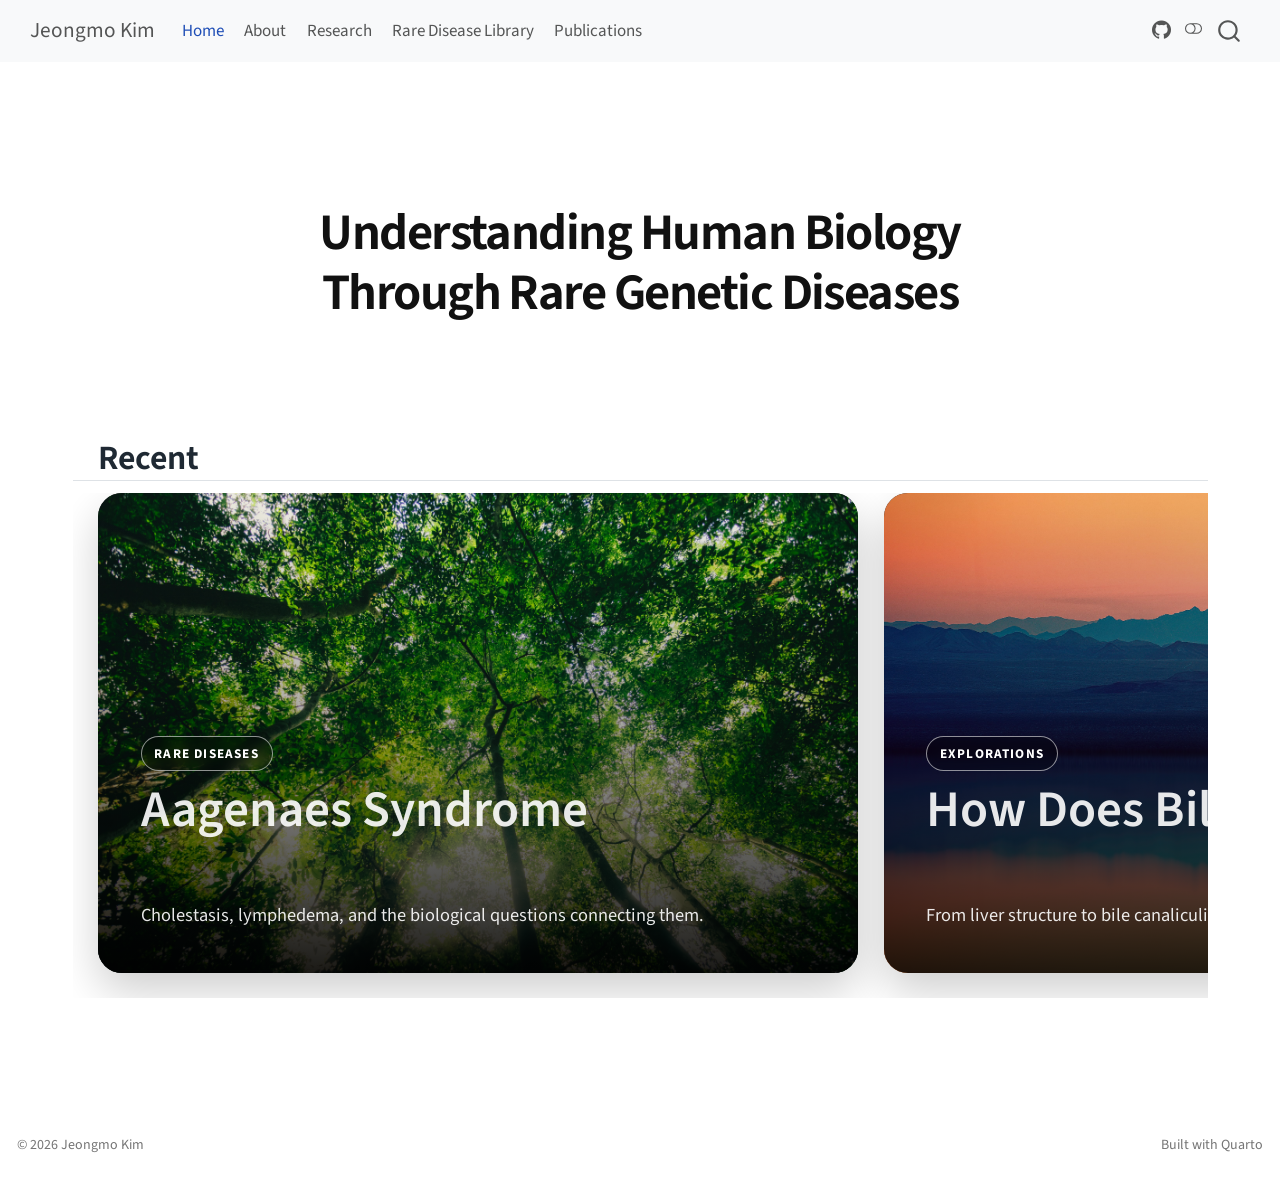
<file: index.html>
<!DOCTYPE html>
<html xmlns="http://www.w3.org/1999/xhtml" lang="en" xml:lang="en"><head>

<meta charset="utf-8">
<meta name="generator" content="quarto-1.9.38">

<meta name="viewport" content="width=device-width, initial-scale=1.0, user-scalable=yes">


<title>Jeongmo Kim</title>
<style>
/* Default styles provided by pandoc.
** See https://pandoc.org/MANUAL.html#variables-for-html for config info.
*/
code{white-space: pre-wrap;}
span.smallcaps{font-variant: small-caps;}
div.columns{display: flex; gap: min(4vw, 1.5em);}
div.column{flex: auto; overflow-x: auto;}
div.hanging-indent{margin-left: 1.5em; text-indent: -1.5em;}
ul.task-list{list-style: none;}
ul.task-list li input[type="checkbox"] {
  width: 0.8em;
  margin: 0 0.8em 0.2em -1em; /* quarto-specific, see https://github.com/quarto-dev/quarto-cli/issues/4556 */ 
  vertical-align: middle;
}
</style>


<script src="site_libs/quarto-nav/quarto-nav.js"></script>
<script src="site_libs/quarto-nav/headroom.min.js"></script>
<script src="site_libs/clipboard/clipboard.min.js"></script>
<script src="site_libs/quarto-search/autocomplete.umd.js"></script>
<script src="site_libs/quarto-search/fuse.min.js"></script>
<script src="site_libs/quarto-search/quarto-search.js"></script>
<meta name="quarto:offset" content="./">
<script src="site_libs/quarto-html/quarto.js" type="module"></script>
<script src="site_libs/quarto-html/tabsets/tabsets.js" type="module"></script>
<script src="site_libs/quarto-html/popper.min.js"></script>
<script src="site_libs/quarto-html/tippy.umd.min.js"></script>
<script src="site_libs/quarto-html/anchor.min.js"></script>
<link href="site_libs/quarto-html/tippy.css" rel="stylesheet">
<link href="site_libs/quarto-html/quarto-syntax-highlighting-15634bcf2e68342d4ad2dfa704d543f6.css" rel="stylesheet" class="quarto-color-scheme" id="quarto-text-highlighting-styles">
<link href="site_libs/quarto-html/quarto-syntax-highlighting-dark-0a6b7249c26820e032cb0bd839ff02b1.css" rel="stylesheet" class="quarto-color-scheme quarto-color-alternate" id="quarto-text-highlighting-styles">
<link href="site_libs/quarto-html/quarto-syntax-highlighting-15634bcf2e68342d4ad2dfa704d543f6.css" rel="stylesheet" class="quarto-color-scheme-extra" id="quarto-text-highlighting-styles">
<script src="site_libs/bootstrap/bootstrap.min.js"></script>
<link href="site_libs/bootstrap/bootstrap-icons.css" rel="stylesheet">
<link href="site_libs/bootstrap/bootstrap-a0f9fd0d421825b736dc1bbcbcba2219.min.css" rel="stylesheet" append-hash="true" class="quarto-color-scheme" id="quarto-bootstrap" data-mode="light">
<link href="site_libs/bootstrap/bootstrap-dark-e8964db687007ca8dd88d9d9ce58e3ef.min.css" rel="stylesheet" append-hash="true" class="quarto-color-scheme quarto-color-alternate" id="quarto-bootstrap" data-mode="dark">
<link href="site_libs/bootstrap/bootstrap-a0f9fd0d421825b736dc1bbcbcba2219.min.css" rel="stylesheet" append-hash="true" class="quarto-color-scheme-extra" id="quarto-bootstrap" data-mode="light">
<script id="quarto-search-options" type="application/json">{
  "location": "navbar",
  "copy-button": false,
  "collapse-after": 3,
  "panel-placement": "end",
  "type": "overlay",
  "limit": 50,
  "keyboard-shortcut": [
    "f",
    "/",
    "s"
  ],
  "language": {
    "search-no-results-text": "No results",
    "search-matching-documents-text": "matching documents",
    "search-copy-link-title": "Copy link to search",
    "search-hide-matches-text": "Hide additional matches",
    "search-more-match-text": "more match in this document",
    "search-more-matches-text": "more matches in this document",
    "search-clear-button-title": "Clear",
    "search-text-placeholder": "",
    "search-detached-cancel-button-title": "Cancel",
    "search-submit-button-title": "Submit",
    "search-label": "Search"
  }
}</script>
<style>html{ scroll-behavior: smooth; }</style>


<link rel="stylesheet" href="styles.css">
</head>

<body class="nav-fixed quarto-light"><script id="quarto-html-before-body" type="application/javascript">
    const toggleBodyColorMode = (bsSheetEl) => {
      const mode = bsSheetEl.getAttribute("data-mode");
      const bodyEl = window.document.querySelector("body");
      if (mode === "dark") {
        bodyEl.classList.add("quarto-dark");
        bodyEl.classList.remove("quarto-light");
      } else {
        bodyEl.classList.add("quarto-light");
        bodyEl.classList.remove("quarto-dark");
      }
    }
    const toggleBodyColorPrimary = () => {
      const bsSheetEl = window.document.querySelector("link#quarto-bootstrap:not([rel=disabled-stylesheet])");
      if (bsSheetEl) {
        toggleBodyColorMode(bsSheetEl);
      }
    }
    const setColorSchemeToggle = (alternate) => {
      const toggles = window.document.querySelectorAll('.quarto-color-scheme-toggle');
      for (let i=0; i < toggles.length; i++) {
        const toggle = toggles[i];
        if (toggle) {
          if (alternate) {
            toggle.classList.add("alternate");
          } else {
            toggle.classList.remove("alternate");
          }
        }
      }
    };
    const toggleColorMode = (alternate) => {
      // Switch the stylesheets
      const primaryStylesheets = window.document.querySelectorAll('link.quarto-color-scheme:not(.quarto-color-alternate)');
      const alternateStylesheets = window.document.querySelectorAll('link.quarto-color-scheme.quarto-color-alternate');
      manageTransitions('#quarto-margin-sidebar .nav-link', false);
      if (alternate) {
        // note: dark is layered on light, we don't disable primary!
        enableStylesheet(alternateStylesheets);
        for (const sheetNode of alternateStylesheets) {
          if (sheetNode.id === "quarto-bootstrap") {
            toggleBodyColorMode(sheetNode);
          }
        }
      } else {
        disableStylesheet(alternateStylesheets);
        enableStylesheet(primaryStylesheets)
        toggleBodyColorPrimary();
      }
      manageTransitions('#quarto-margin-sidebar .nav-link', true);
      // Switch the toggles
      setColorSchemeToggle(alternate)
      // Hack to workaround the fact that safari doesn't
      // properly recolor the scrollbar when toggling (#1455)
      if (navigator.userAgent.indexOf('Safari') > 0 && navigator.userAgent.indexOf('Chrome') == -1) {
        manageTransitions("body", false);
        window.scrollTo(0, 1);
        setTimeout(() => {
          window.scrollTo(0, 0);
          manageTransitions("body", true);
        }, 40);
      }
    }
    const disableStylesheet = (stylesheets) => {
      for (let i=0; i < stylesheets.length; i++) {
        const stylesheet = stylesheets[i];
        stylesheet.rel = 'disabled-stylesheet';
      }
    }
    const enableStylesheet = (stylesheets) => {
      for (let i=0; i < stylesheets.length; i++) {
        const stylesheet = stylesheets[i];
        if(stylesheet.rel !== 'stylesheet') { // for Chrome, which will still FOUC without this check
          stylesheet.rel = 'stylesheet';
        }
      }
    }
    const manageTransitions = (selector, allowTransitions) => {
      const els = window.document.querySelectorAll(selector);
      for (let i=0; i < els.length; i++) {
        const el = els[i];
        if (allowTransitions) {
          el.classList.remove('notransition');
        } else {
          el.classList.add('notransition');
        }
      }
    }
    const isFileUrl = () => {
      return window.location.protocol === 'file:';
    }
    const hasAlternateSentinel = () => {
      let styleSentinel = getColorSchemeSentinel();
      if (styleSentinel !== null) {
        return styleSentinel === "alternate";
      } else {
        return false;
      }
    }
    const setStyleSentinel = (alternate) => {
      const value = alternate ? "alternate" : "default";
      if (!isFileUrl()) {
        window.localStorage.setItem("quarto-color-scheme", value);
      } else {
        localAlternateSentinel = value;
      }
    }
    const getColorSchemeSentinel = () => {
      if (!isFileUrl()) {
        const storageValue = window.localStorage.getItem("quarto-color-scheme");
        return storageValue != null ? storageValue : localAlternateSentinel;
      } else {
        return localAlternateSentinel;
      }
    }
    const toggleGiscusIfUsed = (isAlternate, darkModeDefault) => {
      const baseTheme = document.querySelector('#giscus-base-theme')?.value ?? 'light';
      const alternateTheme = document.querySelector('#giscus-alt-theme')?.value ?? 'dark';
      let newTheme = '';
      if(authorPrefersDark) {
        newTheme = isAlternate ? baseTheme : alternateTheme;
      } else {
        newTheme = isAlternate ? alternateTheme : baseTheme;
      }
      const changeGiscusTheme = () => {
        // From: https://github.com/giscus/giscus/issues/336
        const sendMessage = (message) => {
          const iframe = document.querySelector('iframe.giscus-frame');
          if (!iframe) return;
          iframe.contentWindow.postMessage({ giscus: message }, 'https://giscus.app');
        }
        sendMessage({
          setConfig: {
            theme: newTheme
          }
        });
      }
      const isGiscussLoaded = window.document.querySelector('iframe.giscus-frame') !== null;
      if (isGiscussLoaded) {
        changeGiscusTheme();
      }
    };
    const authorPrefersDark = false;
    const darkModeDefault = authorPrefersDark;
      document.querySelector('link#quarto-text-highlighting-styles.quarto-color-scheme-extra').rel = 'disabled-stylesheet';
      document.querySelector('link#quarto-bootstrap.quarto-color-scheme-extra').rel = 'disabled-stylesheet';
    let localAlternateSentinel = darkModeDefault ? 'alternate' : 'default';
    // Dark / light mode switch
    window.quartoToggleColorScheme = () => {
      // Read the current dark / light value
      let toAlternate = !hasAlternateSentinel();
      toggleColorMode(toAlternate);
      setStyleSentinel(toAlternate);
      toggleGiscusIfUsed(toAlternate, darkModeDefault);
      window.dispatchEvent(new Event('resize'));
    };
    // Switch to dark mode if need be
    if (hasAlternateSentinel()) {
      toggleColorMode(true);
    } else {
      toggleColorMode(false);
    }
  </script>

<div id="quarto-search-results"></div>
  <header id="quarto-header" class="headroom fixed-top">
    <nav class="navbar navbar-expand-lg " data-bs-theme="dark">
      <div class="navbar-container container-fluid">
      <div class="navbar-brand-container mx-auto">
    <a class="navbar-brand" href="./index.html">
    <span class="navbar-title">Jeongmo Kim</span>
    </a>
  </div>
            <div id="quarto-search" class="" title="Search"></div>
          <button class="navbar-toggler" type="button" data-bs-toggle="collapse" data-bs-target="#navbarCollapse" aria-controls="navbarCollapse" role="menu" aria-expanded="false" aria-label="Toggle navigation" onclick="if (window.quartoToggleHeadroom) { window.quartoToggleHeadroom(); }">
  <span class="navbar-toggler-icon"></span>
</button>
          <div class="collapse navbar-collapse" id="navbarCollapse">
            <ul class="navbar-nav navbar-nav-scroll me-auto">
  <li class="nav-item">
    <a class="nav-link active" href="./index.html" aria-current="page"> 
<span class="menu-text">Home</span></a>
  </li>  
  <li class="nav-item">
    <a class="nav-link" href="./about.html"> 
<span class="menu-text">About</span></a>
  </li>  
  <li class="nav-item">
    <a class="nav-link" href="./research.html"> 
<span class="menu-text">Research</span></a>
  </li>  
  <li class="nav-item">
    <a class="nav-link" href="./rare-disease.html"> 
<span class="menu-text">Rare Disease Library</span></a>
  </li>  
  <li class="nav-item">
    <a class="nav-link" href="./publications.html"> 
<span class="menu-text">Publications</span></a>
  </li>  
</ul>
            <ul class="navbar-nav navbar-nav-scroll ms-auto">
  <li class="nav-item compact">
    <a class="nav-link" href="https://github.com/biomoience"> <i class="bi bi-github" role="img" aria-label="GitHub">
</i> 
<span class="menu-text"></span></a>
  </li>  
</ul>
          </div> <!-- /navcollapse -->
            <div class="quarto-navbar-tools">
  <a href="" class="quarto-color-scheme-toggle quarto-navigation-tool  px-1" onclick="window.quartoToggleColorScheme(); return false;" title="Toggle dark mode"><i class="bi"></i></a>
</div>
      </div> <!-- /container-fluid -->
    </nav>
</header>
<!-- content -->
<div id="quarto-content" class="quarto-container page-columns page-rows-contents page-layout-full page-navbar">
<!-- sidebar -->
<!-- margin-sidebar -->
    
<!-- main -->
<main class="content column-page" id="quarto-document-content"><header id="title-block-header" class="quarto-title-block"></header>





<section class="home-motto">
  <h1>
    Understanding Human Biology<br>
    Through Rare Genetic Diseases
  </h1>
</section>

<section class="recent-section">
  <h2 class="anchored">Recent</h2>

  <div class="recent-slider">

    <article class="recent-card">
      <a href="rare-disease.html">
        <img src="images/home/disease.jpg" alt="Rare disease article">

        <div class="recent-overlay">
          <span class="recent-category">Rare Diseases</span>
          <h3 class="anchored">Aagenaes Syndrome</h3>
          <p>
            Cholestasis, lymphedema, and the biological questions connecting them.
          </p>
        </div>
      </a>
    </article>

    <article class="recent-card">
      <a href="explorations.html">
        <img src="images/home/exploration.jpg" alt="Exploration article">

        <div class="recent-overlay">
          <span class="recent-category">Explorations</span>
          <h3 class="anchored">How Does Bile Flow?</h3>
          <p>
            From liver structure to bile canaliculi and enterohepatic circulation.
          </p>
        </div>
      </a>
    </article>

    <article class="recent-card">
      <a href="essays.html">
        <img src="images/home/essay.jpg" alt="Essay article">

        <div class="recent-overlay">
          <span class="recent-category">Essays</span>
          <h3 class="anchored">Learning Through Experience</h3>
          <p>
            Reflections on music, competitions, travel, research, and life.
          </p>
        </div>
      </a>
    </article>

  </div>
</section>



</main> <!-- /main -->
<script id="quarto-html-after-body" type="application/javascript">
  window.document.addEventListener("DOMContentLoaded", function (event) {
    // Ensure there is a toggle, if there isn't float one in the top right
    if (window.document.querySelector('.quarto-color-scheme-toggle') === null) {
      const a = window.document.createElement('a');
      a.classList.add('top-right');
      a.classList.add('quarto-color-scheme-toggle');
      a.href = "";
      a.onclick = function() { try { window.quartoToggleColorScheme(); } catch {} return false; };
      const i = window.document.createElement("i");
      i.classList.add('bi');
      a.appendChild(i);
      window.document.body.appendChild(a);
    }
    setColorSchemeToggle(hasAlternateSentinel())
    const icon = "";
    const anchorJS = new window.AnchorJS();
    anchorJS.options = {
      placement: 'right',
      icon: icon
    };
    anchorJS.add('.anchored');
    const isCodeAnnotation = (el) => {
      for (const clz of el.classList) {
        if (clz.startsWith('code-annotation-')) {                     
          return true;
        }
      }
      return false;
    }
    const onCopySuccess = function(e) {
      // button target
      const button = e.trigger;
      // don't keep focus
      button.blur();
      // flash "checked"
      button.classList.add('code-copy-button-checked');
      var currentTitle = button.getAttribute("title");
      button.setAttribute("title", "Copied!");
      let tooltip;
      if (window.bootstrap) {
        button.setAttribute("data-bs-toggle", "tooltip");
        button.setAttribute("data-bs-placement", "left");
        button.setAttribute("data-bs-title", "Copied!");
        tooltip = new bootstrap.Tooltip(button, 
          { trigger: "manual", 
            customClass: "code-copy-button-tooltip",
            offset: [0, -8]});
        tooltip.show();    
      }
      setTimeout(function() {
        if (tooltip) {
          tooltip.hide();
          button.removeAttribute("data-bs-title");
          button.removeAttribute("data-bs-toggle");
          button.removeAttribute("data-bs-placement");
        }
        button.setAttribute("title", currentTitle);
        button.classList.remove('code-copy-button-checked');
      }, 1000);
      // clear code selection
      e.clearSelection();
    }
    const getTextToCopy = function(trigger) {
      const outerScaffold = trigger.parentElement.cloneNode(true);
      const codeEl = outerScaffold.querySelector('code');
      for (const childEl of codeEl.children) {
        if (isCodeAnnotation(childEl)) {
          childEl.remove();
        }
      }
      return codeEl.innerText;
    }
    const clipboard = new window.ClipboardJS('.code-copy-button:not([data-in-quarto-modal])', {
      text: getTextToCopy
    });
    clipboard.on('success', onCopySuccess);
    if (window.document.getElementById('quarto-embedded-source-code-modal')) {
      const clipboardModal = new window.ClipboardJS('.code-copy-button[data-in-quarto-modal]', {
        text: getTextToCopy,
        container: window.document.getElementById('quarto-embedded-source-code-modal')
      });
      clipboardModal.on('success', onCopySuccess);
    }
      var localhostRegex = new RegExp(/^(?:http|https):\/\/localhost\:?[0-9]*\//);
      var mailtoRegex = new RegExp(/^mailto:/);
        var filterRegex = new RegExp("https:\/\/biomoience\.com");
      var isInternal = (href) => {
          return filterRegex.test(href) || localhostRegex.test(href) || mailtoRegex.test(href);
      }
      // Inspect non-navigation links and adorn them if external
     var links = window.document.querySelectorAll('a[href]:not(.nav-link):not(.navbar-brand):not(.toc-action):not(.sidebar-link):not(.sidebar-item-toggle):not(.pagination-link):not(.no-external):not([aria-hidden]):not(.dropdown-item):not(.quarto-navigation-tool):not(.about-link)');
      for (var i=0; i<links.length; i++) {
        const link = links[i];
        if (!isInternal(link.href)) {
          // undo the damage that might have been done by quarto-nav.js in the case of
          // links that we want to consider external
          if (link.dataset.originalHref !== undefined) {
            link.href = link.dataset.originalHref;
          }
        }
      }
    function tippyHover(el, contentFn, onTriggerFn, onUntriggerFn) {
      const config = {
        allowHTML: true,
        maxWidth: 500,
        delay: 100,
        arrow: false,
        appendTo: function(el) {
            return el.parentElement;
        },
        interactive: true,
        interactiveBorder: 10,
        theme: 'quarto',
        placement: 'bottom-start',
      };
      if (contentFn) {
        config.content = contentFn;
      }
      if (onTriggerFn) {
        config.onTrigger = onTriggerFn;
      }
      if (onUntriggerFn) {
        config.onUntrigger = onUntriggerFn;
      }
      window.tippy(el, config); 
    }
    const noterefs = window.document.querySelectorAll('a[role="doc-noteref"]');
    for (var i=0; i<noterefs.length; i++) {
      const ref = noterefs[i];
      tippyHover(ref, function() {
        // use id or data attribute instead here
        let href = ref.getAttribute('data-footnote-href') || ref.getAttribute('href');
        try { href = new URL(href).hash; } catch {}
        const id = href.replace(/^#\/?/, "");
        const note = window.document.getElementById(id);
        if (note) {
          return note.innerHTML;
        } else {
          return "";
        }
      });
    }
    const xrefs = window.document.querySelectorAll('a.quarto-xref');
    const processXRef = (id, note) => {
      // Strip column container classes
      const stripColumnClz = (el) => {
        el.classList.remove("page-full", "page-columns");
        if (el.children) {
          for (const child of el.children) {
            stripColumnClz(child);
          }
        }
      }
      stripColumnClz(note)
      if (id === null || id.startsWith('sec-')) {
        // Special case sections, only their first couple elements
        const container = document.createElement("div");
        if (note.children && note.children.length > 2) {
          container.appendChild(note.children[0].cloneNode(true));
          for (let i = 1; i < note.children.length; i++) {
            const child = note.children[i];
            if (child.tagName === "P" && child.innerText === "") {
              continue;
            } else {
              container.appendChild(child.cloneNode(true));
              break;
            }
          }
          if (window.Quarto?.typesetMath) {
            window.Quarto.typesetMath(container);
          }
          return container.innerHTML
        } else {
          if (window.Quarto?.typesetMath) {
            window.Quarto.typesetMath(note);
          }
          return note.innerHTML;
        }
      } else {
        // Remove any anchor links if they are present
        const anchorLink = note.querySelector('a.anchorjs-link');
        if (anchorLink) {
          anchorLink.remove();
        }
        if (window.Quarto?.typesetMath) {
          window.Quarto.typesetMath(note);
        }
        if (note.classList.contains("callout")) {
          return note.outerHTML;
        } else {
          return note.innerHTML;
        }
      }
    }
    for (var i=0; i<xrefs.length; i++) {
      const xref = xrefs[i];
      tippyHover(xref, undefined, function(instance) {
        instance.disable();
        let url = xref.getAttribute('href');
        let hash = undefined; 
        if (url.startsWith('#')) {
          hash = url;
        } else {
          try { hash = new URL(url).hash; } catch {}
        }
        if (hash) {
          const id = hash.replace(/^#\/?/, "");
          const note = window.document.getElementById(id);
          if (note !== null) {
            try {
              const html = processXRef(id, note.cloneNode(true));
              instance.setContent(html);
            } finally {
              instance.enable();
              instance.show();
            }
          } else {
            // See if we can fetch this
            fetch(url.split('#')[0])
            .then(res => res.text())
            .then(html => {
              const parser = new DOMParser();
              const htmlDoc = parser.parseFromString(html, "text/html");
              const note = htmlDoc.getElementById(id);
              if (note !== null) {
                const html = processXRef(id, note);
                instance.setContent(html);
              } 
            }).finally(() => {
              instance.enable();
              instance.show();
            });
          }
        } else {
          // See if we can fetch a full url (with no hash to target)
          // This is a special case and we should probably do some content thinning / targeting
          fetch(url)
          .then(res => res.text())
          .then(html => {
            const parser = new DOMParser();
            const htmlDoc = parser.parseFromString(html, "text/html");
            const note = htmlDoc.querySelector('main.content');
            if (note !== null) {
              // This should only happen for chapter cross references
              // (since there is no id in the URL)
              // remove the first header
              if (note.children.length > 0 && note.children[0].tagName === "HEADER") {
                note.children[0].remove();
              }
              const html = processXRef(null, note);
              instance.setContent(html);
            } 
          }).finally(() => {
            instance.enable();
            instance.show();
          });
        }
      }, function(instance) {
      });
    }
        let selectedAnnoteEl;
        const selectorForAnnotation = ( cell, annotation) => {
          let cellAttr = 'data-code-cell="' + cell + '"';
          let lineAttr = 'data-code-annotation="' +  annotation + '"';
          const selector = 'span[' + cellAttr + '][' + lineAttr + ']';
          return selector;
        }
        const selectCodeLines = (annoteEl) => {
          const doc = window.document;
          const targetCell = annoteEl.getAttribute("data-target-cell");
          const targetAnnotation = annoteEl.getAttribute("data-target-annotation");
          const annoteSpan = window.document.querySelector(selectorForAnnotation(targetCell, targetAnnotation));
          const lines = annoteSpan.getAttribute("data-code-lines").split(",");
          const lineIds = lines.map((line) => {
            return targetCell + "-" + line;
          })
          let top = null;
          let height = null;
          let parent = null;
          if (lineIds.length > 0) {
              //compute the position of the single el (top and bottom and make a div)
              const el = window.document.getElementById(lineIds[0]);
              top = el.offsetTop;
              height = el.offsetHeight;
              parent = el.parentElement.parentElement;
            if (lineIds.length > 1) {
              const lastEl = window.document.getElementById(lineIds[lineIds.length - 1]);
              const bottom = lastEl.offsetTop + lastEl.offsetHeight;
              height = bottom - top;
            }
            if (top !== null && height !== null && parent !== null) {
              // cook up a div (if necessary) and position it 
              let div = window.document.getElementById("code-annotation-line-highlight");
              if (div === null) {
                div = window.document.createElement("div");
                div.setAttribute("id", "code-annotation-line-highlight");
                div.style.position = 'absolute';
                parent.appendChild(div);
              }
              div.style.top = top - 2 + "px";
              div.style.height = height + 4 + "px";
              div.style.left = 0;
              let gutterDiv = window.document.getElementById("code-annotation-line-highlight-gutter");
              if (gutterDiv === null) {
                gutterDiv = window.document.createElement("div");
                gutterDiv.setAttribute("id", "code-annotation-line-highlight-gutter");
                gutterDiv.style.position = 'absolute';
                const codeCell = window.document.getElementById(targetCell);
                const gutter = codeCell.querySelector('.code-annotation-gutter');
                gutter.appendChild(gutterDiv);
              }
              gutterDiv.style.top = top - 2 + "px";
              gutterDiv.style.height = height + 4 + "px";
            }
            selectedAnnoteEl = annoteEl;
          }
        };
        const unselectCodeLines = () => {
          const elementsIds = ["code-annotation-line-highlight", "code-annotation-line-highlight-gutter"];
          elementsIds.forEach((elId) => {
            const div = window.document.getElementById(elId);
            if (div) {
              div.remove();
            }
          });
          selectedAnnoteEl = undefined;
        };
          // Handle positioning of the toggle
      window.addEventListener(
        "resize",
        throttle(() => {
          elRect = undefined;
          if (selectedAnnoteEl) {
            selectCodeLines(selectedAnnoteEl);
          }
        }, 10)
      );
      function throttle(fn, ms) {
      let throttle = false;
      let timer;
        return (...args) => {
          if(!throttle) { // first call gets through
              fn.apply(this, args);
              throttle = true;
          } else { // all the others get throttled
              if(timer) clearTimeout(timer); // cancel #2
              timer = setTimeout(() => {
                fn.apply(this, args);
                timer = throttle = false;
              }, ms);
          }
        };
      }
        // Attach click handler to the DT
        const annoteDls = window.document.querySelectorAll('dt[data-target-cell]');
        for (const annoteDlNode of annoteDls) {
          annoteDlNode.addEventListener('click', (event) => {
            const clickedEl = event.target;
            if (clickedEl !== selectedAnnoteEl) {
              unselectCodeLines();
              const activeEl = window.document.querySelector('dt[data-target-cell].code-annotation-active');
              if (activeEl) {
                activeEl.classList.remove('code-annotation-active');
              }
              selectCodeLines(clickedEl);
              clickedEl.classList.add('code-annotation-active');
            } else {
              // Unselect the line
              unselectCodeLines();
              clickedEl.classList.remove('code-annotation-active');
            }
          });
        }
    const findCites = (el) => {
      const parentEl = el.parentElement;
      if (parentEl) {
        const cites = parentEl.dataset.cites;
        if (cites) {
          return {
            el,
            cites: cites.split(' ')
          };
        } else {
          return findCites(el.parentElement)
        }
      } else {
        return undefined;
      }
    };
    var bibliorefs = window.document.querySelectorAll('a[role="doc-biblioref"]');
    for (var i=0; i<bibliorefs.length; i++) {
      const ref = bibliorefs[i];
      const citeInfo = findCites(ref);
      if (citeInfo) {
        tippyHover(citeInfo.el, function() {
          var popup = window.document.createElement('div');
          citeInfo.cites.forEach(function(cite) {
            var citeDiv = window.document.createElement('div');
            citeDiv.classList.add('hanging-indent');
            citeDiv.classList.add('csl-entry');
            var biblioDiv = window.document.getElementById('ref-' + cite);
            if (biblioDiv) {
              citeDiv.innerHTML = biblioDiv.innerHTML;
            }
            popup.appendChild(citeDiv);
          });
          return popup.innerHTML;
        });
      }
    }
  });
  </script>
</div> <!-- /content -->
<footer class="footer">
  <div class="nav-footer">
    <div class="nav-footer-left">
<p>© 2026 Jeongmo Kim</p>
</div>   
    <div class="nav-footer-center">
      &nbsp;
    </div>
    <div class="nav-footer-right">
<p>Built with Quarto</p>
</div>
  </div>
</footer>




<script src="site_libs/quarto-html/zenscroll-min.js"></script>
</body></html>
</file>
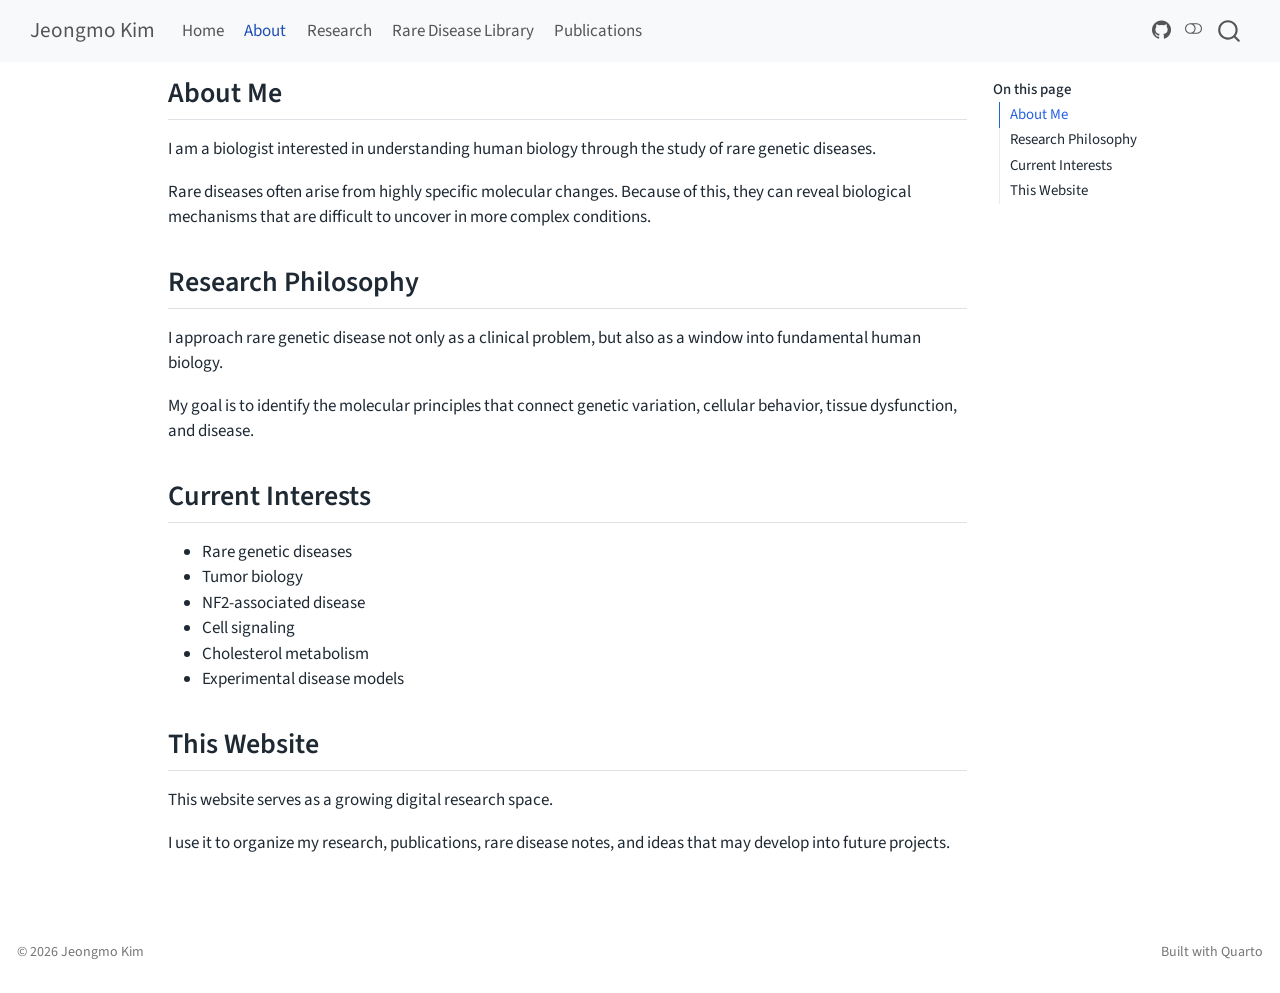
<file: about.html>
<!DOCTYPE html>
<html xmlns="http://www.w3.org/1999/xhtml" lang="en" xml:lang="en"><head>

<meta charset="utf-8">
<meta name="generator" content="quarto-1.9.38">

<meta name="viewport" content="width=device-width, initial-scale=1.0, user-scalable=yes">


<title>About – Jeongmo Kim</title>
<style>
/* Default styles provided by pandoc.
** See https://pandoc.org/MANUAL.html#variables-for-html for config info.
*/
code{white-space: pre-wrap;}
span.smallcaps{font-variant: small-caps;}
div.columns{display: flex; gap: min(4vw, 1.5em);}
div.column{flex: auto; overflow-x: auto;}
div.hanging-indent{margin-left: 1.5em; text-indent: -1.5em;}
ul.task-list{list-style: none;}
ul.task-list li input[type="checkbox"] {
  width: 0.8em;
  margin: 0 0.8em 0.2em -1em; /* quarto-specific, see https://github.com/quarto-dev/quarto-cli/issues/4556 */ 
  vertical-align: middle;
}
</style>


<script src="site_libs/quarto-nav/quarto-nav.js"></script>
<script src="site_libs/quarto-nav/headroom.min.js"></script>
<script src="site_libs/clipboard/clipboard.min.js"></script>
<script src="site_libs/quarto-search/autocomplete.umd.js"></script>
<script src="site_libs/quarto-search/fuse.min.js"></script>
<script src="site_libs/quarto-search/quarto-search.js"></script>
<meta name="quarto:offset" content="./">
<script src="site_libs/quarto-html/quarto.js" type="module"></script>
<script src="site_libs/quarto-html/tabsets/tabsets.js" type="module"></script>
<script src="site_libs/quarto-html/popper.min.js"></script>
<script src="site_libs/quarto-html/tippy.umd.min.js"></script>
<script src="site_libs/quarto-html/anchor.min.js"></script>
<link href="site_libs/quarto-html/tippy.css" rel="stylesheet">
<link href="site_libs/quarto-html/quarto-syntax-highlighting-15634bcf2e68342d4ad2dfa704d543f6.css" rel="stylesheet" class="quarto-color-scheme" id="quarto-text-highlighting-styles">
<link href="site_libs/quarto-html/quarto-syntax-highlighting-dark-0a6b7249c26820e032cb0bd839ff02b1.css" rel="stylesheet" class="quarto-color-scheme quarto-color-alternate" id="quarto-text-highlighting-styles">
<link href="site_libs/quarto-html/quarto-syntax-highlighting-15634bcf2e68342d4ad2dfa704d543f6.css" rel="stylesheet" class="quarto-color-scheme-extra" id="quarto-text-highlighting-styles">
<script src="site_libs/bootstrap/bootstrap.min.js"></script>
<link href="site_libs/bootstrap/bootstrap-icons.css" rel="stylesheet">
<link href="site_libs/bootstrap/bootstrap-a0f9fd0d421825b736dc1bbcbcba2219.min.css" rel="stylesheet" append-hash="true" class="quarto-color-scheme" id="quarto-bootstrap" data-mode="light">
<link href="site_libs/bootstrap/bootstrap-dark-e8964db687007ca8dd88d9d9ce58e3ef.min.css" rel="stylesheet" append-hash="true" class="quarto-color-scheme quarto-color-alternate" id="quarto-bootstrap" data-mode="dark">
<link href="site_libs/bootstrap/bootstrap-a0f9fd0d421825b736dc1bbcbcba2219.min.css" rel="stylesheet" append-hash="true" class="quarto-color-scheme-extra" id="quarto-bootstrap" data-mode="light">
<script id="quarto-search-options" type="application/json">{
  "location": "navbar",
  "copy-button": false,
  "collapse-after": 3,
  "panel-placement": "end",
  "type": "overlay",
  "limit": 50,
  "keyboard-shortcut": [
    "f",
    "/",
    "s"
  ],
  "language": {
    "search-no-results-text": "No results",
    "search-matching-documents-text": "matching documents",
    "search-copy-link-title": "Copy link to search",
    "search-hide-matches-text": "Hide additional matches",
    "search-more-match-text": "more match in this document",
    "search-more-matches-text": "more matches in this document",
    "search-clear-button-title": "Clear",
    "search-text-placeholder": "",
    "search-detached-cancel-button-title": "Cancel",
    "search-submit-button-title": "Submit",
    "search-label": "Search"
  }
}</script>
<style>html{ scroll-behavior: smooth; }</style>


<link rel="stylesheet" href="styles.css">
</head>

<body class="nav-fixed quarto-light"><script id="quarto-html-before-body" type="application/javascript">
    const toggleBodyColorMode = (bsSheetEl) => {
      const mode = bsSheetEl.getAttribute("data-mode");
      const bodyEl = window.document.querySelector("body");
      if (mode === "dark") {
        bodyEl.classList.add("quarto-dark");
        bodyEl.classList.remove("quarto-light");
      } else {
        bodyEl.classList.add("quarto-light");
        bodyEl.classList.remove("quarto-dark");
      }
    }
    const toggleBodyColorPrimary = () => {
      const bsSheetEl = window.document.querySelector("link#quarto-bootstrap:not([rel=disabled-stylesheet])");
      if (bsSheetEl) {
        toggleBodyColorMode(bsSheetEl);
      }
    }
    const setColorSchemeToggle = (alternate) => {
      const toggles = window.document.querySelectorAll('.quarto-color-scheme-toggle');
      for (let i=0; i < toggles.length; i++) {
        const toggle = toggles[i];
        if (toggle) {
          if (alternate) {
            toggle.classList.add("alternate");
          } else {
            toggle.classList.remove("alternate");
          }
        }
      }
    };
    const toggleColorMode = (alternate) => {
      // Switch the stylesheets
      const primaryStylesheets = window.document.querySelectorAll('link.quarto-color-scheme:not(.quarto-color-alternate)');
      const alternateStylesheets = window.document.querySelectorAll('link.quarto-color-scheme.quarto-color-alternate');
      manageTransitions('#quarto-margin-sidebar .nav-link', false);
      if (alternate) {
        // note: dark is layered on light, we don't disable primary!
        enableStylesheet(alternateStylesheets);
        for (const sheetNode of alternateStylesheets) {
          if (sheetNode.id === "quarto-bootstrap") {
            toggleBodyColorMode(sheetNode);
          }
        }
      } else {
        disableStylesheet(alternateStylesheets);
        enableStylesheet(primaryStylesheets)
        toggleBodyColorPrimary();
      }
      manageTransitions('#quarto-margin-sidebar .nav-link', true);
      // Switch the toggles
      setColorSchemeToggle(alternate)
      // Hack to workaround the fact that safari doesn't
      // properly recolor the scrollbar when toggling (#1455)
      if (navigator.userAgent.indexOf('Safari') > 0 && navigator.userAgent.indexOf('Chrome') == -1) {
        manageTransitions("body", false);
        window.scrollTo(0, 1);
        setTimeout(() => {
          window.scrollTo(0, 0);
          manageTransitions("body", true);
        }, 40);
      }
    }
    const disableStylesheet = (stylesheets) => {
      for (let i=0; i < stylesheets.length; i++) {
        const stylesheet = stylesheets[i];
        stylesheet.rel = 'disabled-stylesheet';
      }
    }
    const enableStylesheet = (stylesheets) => {
      for (let i=0; i < stylesheets.length; i++) {
        const stylesheet = stylesheets[i];
        if(stylesheet.rel !== 'stylesheet') { // for Chrome, which will still FOUC without this check
          stylesheet.rel = 'stylesheet';
        }
      }
    }
    const manageTransitions = (selector, allowTransitions) => {
      const els = window.document.querySelectorAll(selector);
      for (let i=0; i < els.length; i++) {
        const el = els[i];
        if (allowTransitions) {
          el.classList.remove('notransition');
        } else {
          el.classList.add('notransition');
        }
      }
    }
    const isFileUrl = () => {
      return window.location.protocol === 'file:';
    }
    const hasAlternateSentinel = () => {
      let styleSentinel = getColorSchemeSentinel();
      if (styleSentinel !== null) {
        return styleSentinel === "alternate";
      } else {
        return false;
      }
    }
    const setStyleSentinel = (alternate) => {
      const value = alternate ? "alternate" : "default";
      if (!isFileUrl()) {
        window.localStorage.setItem("quarto-color-scheme", value);
      } else {
        localAlternateSentinel = value;
      }
    }
    const getColorSchemeSentinel = () => {
      if (!isFileUrl()) {
        const storageValue = window.localStorage.getItem("quarto-color-scheme");
        return storageValue != null ? storageValue : localAlternateSentinel;
      } else {
        return localAlternateSentinel;
      }
    }
    const toggleGiscusIfUsed = (isAlternate, darkModeDefault) => {
      const baseTheme = document.querySelector('#giscus-base-theme')?.value ?? 'light';
      const alternateTheme = document.querySelector('#giscus-alt-theme')?.value ?? 'dark';
      let newTheme = '';
      if(authorPrefersDark) {
        newTheme = isAlternate ? baseTheme : alternateTheme;
      } else {
        newTheme = isAlternate ? alternateTheme : baseTheme;
      }
      const changeGiscusTheme = () => {
        // From: https://github.com/giscus/giscus/issues/336
        const sendMessage = (message) => {
          const iframe = document.querySelector('iframe.giscus-frame');
          if (!iframe) return;
          iframe.contentWindow.postMessage({ giscus: message }, 'https://giscus.app');
        }
        sendMessage({
          setConfig: {
            theme: newTheme
          }
        });
      }
      const isGiscussLoaded = window.document.querySelector('iframe.giscus-frame') !== null;
      if (isGiscussLoaded) {
        changeGiscusTheme();
      }
    };
    const authorPrefersDark = false;
    const darkModeDefault = authorPrefersDark;
      document.querySelector('link#quarto-text-highlighting-styles.quarto-color-scheme-extra').rel = 'disabled-stylesheet';
      document.querySelector('link#quarto-bootstrap.quarto-color-scheme-extra').rel = 'disabled-stylesheet';
    let localAlternateSentinel = darkModeDefault ? 'alternate' : 'default';
    // Dark / light mode switch
    window.quartoToggleColorScheme = () => {
      // Read the current dark / light value
      let toAlternate = !hasAlternateSentinel();
      toggleColorMode(toAlternate);
      setStyleSentinel(toAlternate);
      toggleGiscusIfUsed(toAlternate, darkModeDefault);
      window.dispatchEvent(new Event('resize'));
    };
    // Switch to dark mode if need be
    if (hasAlternateSentinel()) {
      toggleColorMode(true);
    } else {
      toggleColorMode(false);
    }
  </script>

<div id="quarto-search-results"></div>
  <header id="quarto-header" class="headroom fixed-top">
    <nav class="navbar navbar-expand-lg " data-bs-theme="dark">
      <div class="navbar-container container-fluid">
      <div class="navbar-brand-container mx-auto">
    <a class="navbar-brand" href="./index.html">
    <span class="navbar-title">Jeongmo Kim</span>
    </a>
  </div>
            <div id="quarto-search" class="" title="Search"></div>
          <button class="navbar-toggler" type="button" data-bs-toggle="collapse" data-bs-target="#navbarCollapse" aria-controls="navbarCollapse" role="menu" aria-expanded="false" aria-label="Toggle navigation" onclick="if (window.quartoToggleHeadroom) { window.quartoToggleHeadroom(); }">
  <span class="navbar-toggler-icon"></span>
</button>
          <div class="collapse navbar-collapse" id="navbarCollapse">
            <ul class="navbar-nav navbar-nav-scroll me-auto">
  <li class="nav-item">
    <a class="nav-link" href="./index.html"> 
<span class="menu-text">Home</span></a>
  </li>  
  <li class="nav-item">
    <a class="nav-link active" href="./about.html" aria-current="page"> 
<span class="menu-text">About</span></a>
  </li>  
  <li class="nav-item">
    <a class="nav-link" href="./research.html"> 
<span class="menu-text">Research</span></a>
  </li>  
  <li class="nav-item">
    <a class="nav-link" href="./rare-disease.html"> 
<span class="menu-text">Rare Disease Library</span></a>
  </li>  
  <li class="nav-item">
    <a class="nav-link" href="./publications.html"> 
<span class="menu-text">Publications</span></a>
  </li>  
</ul>
            <ul class="navbar-nav navbar-nav-scroll ms-auto">
  <li class="nav-item compact">
    <a class="nav-link" href="https://github.com/biomoience"> <i class="bi bi-github" role="img" aria-label="GitHub">
</i> 
<span class="menu-text"></span></a>
  </li>  
</ul>
          </div> <!-- /navcollapse -->
            <div class="quarto-navbar-tools">
  <a href="" class="quarto-color-scheme-toggle quarto-navigation-tool  px-1" onclick="window.quartoToggleColorScheme(); return false;" title="Toggle dark mode"><i class="bi"></i></a>
</div>
      </div> <!-- /container-fluid -->
    </nav>
</header>
<!-- content -->
<div id="quarto-content" class="quarto-container page-columns page-rows-contents page-layout-article page-navbar">
<!-- sidebar -->
<!-- margin-sidebar -->
    <div id="quarto-margin-sidebar" class="sidebar margin-sidebar">
        <nav id="TOC" role="doc-toc" class="toc-active">
    <h2 id="toc-title">On this page</h2>
   
  <ul>
  <li><a href="#about-me" id="toc-about-me" class="nav-link active" data-scroll-target="#about-me">About Me</a></li>
  <li><a href="#research-philosophy" id="toc-research-philosophy" class="nav-link" data-scroll-target="#research-philosophy">Research Philosophy</a></li>
  <li><a href="#current-interests" id="toc-current-interests" class="nav-link" data-scroll-target="#current-interests">Current Interests</a></li>
  <li><a href="#this-website" id="toc-this-website" class="nav-link" data-scroll-target="#this-website">This Website</a></li>
  </ul>
</nav>
    </div>
<!-- main -->
<main class="content" id="quarto-document-content">


<header id="title-block-header" class="quarto-title-block default">
<div class="quarto-title">
<h1 class="title">About</h1>
</div>



<div class="quarto-title-meta">

    
  
    
  </div>
  


</header>


<section id="about-me" class="level2">
<h2 class="anchored" data-anchor-id="about-me">About Me</h2>
<p>I am a biologist interested in understanding human biology through the study of rare genetic diseases.</p>
<p>Rare diseases often arise from highly specific molecular changes. Because of this, they can reveal biological mechanisms that are difficult to uncover in more complex conditions.</p>
</section>
<section id="research-philosophy" class="level2">
<h2 class="anchored" data-anchor-id="research-philosophy">Research Philosophy</h2>
<p>I approach rare genetic disease not only as a clinical problem, but also as a window into fundamental human biology.</p>
<p>My goal is to identify the molecular principles that connect genetic variation, cellular behavior, tissue dysfunction, and disease.</p>
</section>
<section id="current-interests" class="level2">
<h2 class="anchored" data-anchor-id="current-interests">Current Interests</h2>
<ul>
<li>Rare genetic diseases</li>
<li>Tumor biology</li>
<li>NF2-associated disease</li>
<li>Cell signaling</li>
<li>Cholesterol metabolism</li>
<li>Experimental disease models</li>
</ul>
</section>
<section id="this-website" class="level2">
<h2 class="anchored" data-anchor-id="this-website">This Website</h2>
<p>This website serves as a growing digital research space.</p>
<p>I use it to organize my research, publications, rare disease notes, and ideas that may develop into future projects.</p>


</section>

</main> <!-- /main -->
<script id="quarto-html-after-body" type="application/javascript">
  window.document.addEventListener("DOMContentLoaded", function (event) {
    // Ensure there is a toggle, if there isn't float one in the top right
    if (window.document.querySelector('.quarto-color-scheme-toggle') === null) {
      const a = window.document.createElement('a');
      a.classList.add('top-right');
      a.classList.add('quarto-color-scheme-toggle');
      a.href = "";
      a.onclick = function() { try { window.quartoToggleColorScheme(); } catch {} return false; };
      const i = window.document.createElement("i");
      i.classList.add('bi');
      a.appendChild(i);
      window.document.body.appendChild(a);
    }
    setColorSchemeToggle(hasAlternateSentinel())
    const icon = "";
    const anchorJS = new window.AnchorJS();
    anchorJS.options = {
      placement: 'right',
      icon: icon
    };
    anchorJS.add('.anchored');
    const isCodeAnnotation = (el) => {
      for (const clz of el.classList) {
        if (clz.startsWith('code-annotation-')) {                     
          return true;
        }
      }
      return false;
    }
    const onCopySuccess = function(e) {
      // button target
      const button = e.trigger;
      // don't keep focus
      button.blur();
      // flash "checked"
      button.classList.add('code-copy-button-checked');
      var currentTitle = button.getAttribute("title");
      button.setAttribute("title", "Copied!");
      let tooltip;
      if (window.bootstrap) {
        button.setAttribute("data-bs-toggle", "tooltip");
        button.setAttribute("data-bs-placement", "left");
        button.setAttribute("data-bs-title", "Copied!");
        tooltip = new bootstrap.Tooltip(button, 
          { trigger: "manual", 
            customClass: "code-copy-button-tooltip",
            offset: [0, -8]});
        tooltip.show();    
      }
      setTimeout(function() {
        if (tooltip) {
          tooltip.hide();
          button.removeAttribute("data-bs-title");
          button.removeAttribute("data-bs-toggle");
          button.removeAttribute("data-bs-placement");
        }
        button.setAttribute("title", currentTitle);
        button.classList.remove('code-copy-button-checked');
      }, 1000);
      // clear code selection
      e.clearSelection();
    }
    const getTextToCopy = function(trigger) {
      const outerScaffold = trigger.parentElement.cloneNode(true);
      const codeEl = outerScaffold.querySelector('code');
      for (const childEl of codeEl.children) {
        if (isCodeAnnotation(childEl)) {
          childEl.remove();
        }
      }
      return codeEl.innerText;
    }
    const clipboard = new window.ClipboardJS('.code-copy-button:not([data-in-quarto-modal])', {
      text: getTextToCopy
    });
    clipboard.on('success', onCopySuccess);
    if (window.document.getElementById('quarto-embedded-source-code-modal')) {
      const clipboardModal = new window.ClipboardJS('.code-copy-button[data-in-quarto-modal]', {
        text: getTextToCopy,
        container: window.document.getElementById('quarto-embedded-source-code-modal')
      });
      clipboardModal.on('success', onCopySuccess);
    }
      var localhostRegex = new RegExp(/^(?:http|https):\/\/localhost\:?[0-9]*\//);
      var mailtoRegex = new RegExp(/^mailto:/);
        var filterRegex = new RegExp("https:\/\/biomoience\.com");
      var isInternal = (href) => {
          return filterRegex.test(href) || localhostRegex.test(href) || mailtoRegex.test(href);
      }
      // Inspect non-navigation links and adorn them if external
     var links = window.document.querySelectorAll('a[href]:not(.nav-link):not(.navbar-brand):not(.toc-action):not(.sidebar-link):not(.sidebar-item-toggle):not(.pagination-link):not(.no-external):not([aria-hidden]):not(.dropdown-item):not(.quarto-navigation-tool):not(.about-link)');
      for (var i=0; i<links.length; i++) {
        const link = links[i];
        if (!isInternal(link.href)) {
          // undo the damage that might have been done by quarto-nav.js in the case of
          // links that we want to consider external
          if (link.dataset.originalHref !== undefined) {
            link.href = link.dataset.originalHref;
          }
        }
      }
    function tippyHover(el, contentFn, onTriggerFn, onUntriggerFn) {
      const config = {
        allowHTML: true,
        maxWidth: 500,
        delay: 100,
        arrow: false,
        appendTo: function(el) {
            return el.parentElement;
        },
        interactive: true,
        interactiveBorder: 10,
        theme: 'quarto',
        placement: 'bottom-start',
      };
      if (contentFn) {
        config.content = contentFn;
      }
      if (onTriggerFn) {
        config.onTrigger = onTriggerFn;
      }
      if (onUntriggerFn) {
        config.onUntrigger = onUntriggerFn;
      }
      window.tippy(el, config); 
    }
    const noterefs = window.document.querySelectorAll('a[role="doc-noteref"]');
    for (var i=0; i<noterefs.length; i++) {
      const ref = noterefs[i];
      tippyHover(ref, function() {
        // use id or data attribute instead here
        let href = ref.getAttribute('data-footnote-href') || ref.getAttribute('href');
        try { href = new URL(href).hash; } catch {}
        const id = href.replace(/^#\/?/, "");
        const note = window.document.getElementById(id);
        if (note) {
          return note.innerHTML;
        } else {
          return "";
        }
      });
    }
    const xrefs = window.document.querySelectorAll('a.quarto-xref');
    const processXRef = (id, note) => {
      // Strip column container classes
      const stripColumnClz = (el) => {
        el.classList.remove("page-full", "page-columns");
        if (el.children) {
          for (const child of el.children) {
            stripColumnClz(child);
          }
        }
      }
      stripColumnClz(note)
      if (id === null || id.startsWith('sec-')) {
        // Special case sections, only their first couple elements
        const container = document.createElement("div");
        if (note.children && note.children.length > 2) {
          container.appendChild(note.children[0].cloneNode(true));
          for (let i = 1; i < note.children.length; i++) {
            const child = note.children[i];
            if (child.tagName === "P" && child.innerText === "") {
              continue;
            } else {
              container.appendChild(child.cloneNode(true));
              break;
            }
          }
          if (window.Quarto?.typesetMath) {
            window.Quarto.typesetMath(container);
          }
          return container.innerHTML
        } else {
          if (window.Quarto?.typesetMath) {
            window.Quarto.typesetMath(note);
          }
          return note.innerHTML;
        }
      } else {
        // Remove any anchor links if they are present
        const anchorLink = note.querySelector('a.anchorjs-link');
        if (anchorLink) {
          anchorLink.remove();
        }
        if (window.Quarto?.typesetMath) {
          window.Quarto.typesetMath(note);
        }
        if (note.classList.contains("callout")) {
          return note.outerHTML;
        } else {
          return note.innerHTML;
        }
      }
    }
    for (var i=0; i<xrefs.length; i++) {
      const xref = xrefs[i];
      tippyHover(xref, undefined, function(instance) {
        instance.disable();
        let url = xref.getAttribute('href');
        let hash = undefined; 
        if (url.startsWith('#')) {
          hash = url;
        } else {
          try { hash = new URL(url).hash; } catch {}
        }
        if (hash) {
          const id = hash.replace(/^#\/?/, "");
          const note = window.document.getElementById(id);
          if (note !== null) {
            try {
              const html = processXRef(id, note.cloneNode(true));
              instance.setContent(html);
            } finally {
              instance.enable();
              instance.show();
            }
          } else {
            // See if we can fetch this
            fetch(url.split('#')[0])
            .then(res => res.text())
            .then(html => {
              const parser = new DOMParser();
              const htmlDoc = parser.parseFromString(html, "text/html");
              const note = htmlDoc.getElementById(id);
              if (note !== null) {
                const html = processXRef(id, note);
                instance.setContent(html);
              } 
            }).finally(() => {
              instance.enable();
              instance.show();
            });
          }
        } else {
          // See if we can fetch a full url (with no hash to target)
          // This is a special case and we should probably do some content thinning / targeting
          fetch(url)
          .then(res => res.text())
          .then(html => {
            const parser = new DOMParser();
            const htmlDoc = parser.parseFromString(html, "text/html");
            const note = htmlDoc.querySelector('main.content');
            if (note !== null) {
              // This should only happen for chapter cross references
              // (since there is no id in the URL)
              // remove the first header
              if (note.children.length > 0 && note.children[0].tagName === "HEADER") {
                note.children[0].remove();
              }
              const html = processXRef(null, note);
              instance.setContent(html);
            } 
          }).finally(() => {
            instance.enable();
            instance.show();
          });
        }
      }, function(instance) {
      });
    }
        let selectedAnnoteEl;
        const selectorForAnnotation = ( cell, annotation) => {
          let cellAttr = 'data-code-cell="' + cell + '"';
          let lineAttr = 'data-code-annotation="' +  annotation + '"';
          const selector = 'span[' + cellAttr + '][' + lineAttr + ']';
          return selector;
        }
        const selectCodeLines = (annoteEl) => {
          const doc = window.document;
          const targetCell = annoteEl.getAttribute("data-target-cell");
          const targetAnnotation = annoteEl.getAttribute("data-target-annotation");
          const annoteSpan = window.document.querySelector(selectorForAnnotation(targetCell, targetAnnotation));
          const lines = annoteSpan.getAttribute("data-code-lines").split(",");
          const lineIds = lines.map((line) => {
            return targetCell + "-" + line;
          })
          let top = null;
          let height = null;
          let parent = null;
          if (lineIds.length > 0) {
              //compute the position of the single el (top and bottom and make a div)
              const el = window.document.getElementById(lineIds[0]);
              top = el.offsetTop;
              height = el.offsetHeight;
              parent = el.parentElement.parentElement;
            if (lineIds.length > 1) {
              const lastEl = window.document.getElementById(lineIds[lineIds.length - 1]);
              const bottom = lastEl.offsetTop + lastEl.offsetHeight;
              height = bottom - top;
            }
            if (top !== null && height !== null && parent !== null) {
              // cook up a div (if necessary) and position it 
              let div = window.document.getElementById("code-annotation-line-highlight");
              if (div === null) {
                div = window.document.createElement("div");
                div.setAttribute("id", "code-annotation-line-highlight");
                div.style.position = 'absolute';
                parent.appendChild(div);
              }
              div.style.top = top - 2 + "px";
              div.style.height = height + 4 + "px";
              div.style.left = 0;
              let gutterDiv = window.document.getElementById("code-annotation-line-highlight-gutter");
              if (gutterDiv === null) {
                gutterDiv = window.document.createElement("div");
                gutterDiv.setAttribute("id", "code-annotation-line-highlight-gutter");
                gutterDiv.style.position = 'absolute';
                const codeCell = window.document.getElementById(targetCell);
                const gutter = codeCell.querySelector('.code-annotation-gutter');
                gutter.appendChild(gutterDiv);
              }
              gutterDiv.style.top = top - 2 + "px";
              gutterDiv.style.height = height + 4 + "px";
            }
            selectedAnnoteEl = annoteEl;
          }
        };
        const unselectCodeLines = () => {
          const elementsIds = ["code-annotation-line-highlight", "code-annotation-line-highlight-gutter"];
          elementsIds.forEach((elId) => {
            const div = window.document.getElementById(elId);
            if (div) {
              div.remove();
            }
          });
          selectedAnnoteEl = undefined;
        };
          // Handle positioning of the toggle
      window.addEventListener(
        "resize",
        throttle(() => {
          elRect = undefined;
          if (selectedAnnoteEl) {
            selectCodeLines(selectedAnnoteEl);
          }
        }, 10)
      );
      function throttle(fn, ms) {
      let throttle = false;
      let timer;
        return (...args) => {
          if(!throttle) { // first call gets through
              fn.apply(this, args);
              throttle = true;
          } else { // all the others get throttled
              if(timer) clearTimeout(timer); // cancel #2
              timer = setTimeout(() => {
                fn.apply(this, args);
                timer = throttle = false;
              }, ms);
          }
        };
      }
        // Attach click handler to the DT
        const annoteDls = window.document.querySelectorAll('dt[data-target-cell]');
        for (const annoteDlNode of annoteDls) {
          annoteDlNode.addEventListener('click', (event) => {
            const clickedEl = event.target;
            if (clickedEl !== selectedAnnoteEl) {
              unselectCodeLines();
              const activeEl = window.document.querySelector('dt[data-target-cell].code-annotation-active');
              if (activeEl) {
                activeEl.classList.remove('code-annotation-active');
              }
              selectCodeLines(clickedEl);
              clickedEl.classList.add('code-annotation-active');
            } else {
              // Unselect the line
              unselectCodeLines();
              clickedEl.classList.remove('code-annotation-active');
            }
          });
        }
    const findCites = (el) => {
      const parentEl = el.parentElement;
      if (parentEl) {
        const cites = parentEl.dataset.cites;
        if (cites) {
          return {
            el,
            cites: cites.split(' ')
          };
        } else {
          return findCites(el.parentElement)
        }
      } else {
        return undefined;
      }
    };
    var bibliorefs = window.document.querySelectorAll('a[role="doc-biblioref"]');
    for (var i=0; i<bibliorefs.length; i++) {
      const ref = bibliorefs[i];
      const citeInfo = findCites(ref);
      if (citeInfo) {
        tippyHover(citeInfo.el, function() {
          var popup = window.document.createElement('div');
          citeInfo.cites.forEach(function(cite) {
            var citeDiv = window.document.createElement('div');
            citeDiv.classList.add('hanging-indent');
            citeDiv.classList.add('csl-entry');
            var biblioDiv = window.document.getElementById('ref-' + cite);
            if (biblioDiv) {
              citeDiv.innerHTML = biblioDiv.innerHTML;
            }
            popup.appendChild(citeDiv);
          });
          return popup.innerHTML;
        });
      }
    }
  });
  </script>
</div> <!-- /content -->
<footer class="footer">
  <div class="nav-footer">
    <div class="nav-footer-left">
<p>© 2026 Jeongmo Kim</p>
</div>   
    <div class="nav-footer-center">
      &nbsp;
    </div>
    <div class="nav-footer-right">
<p>Built with Quarto</p>
</div>
  </div>
</footer>




<script src="site_libs/quarto-html/zenscroll-min.js"></script>
</body></html>
</file>
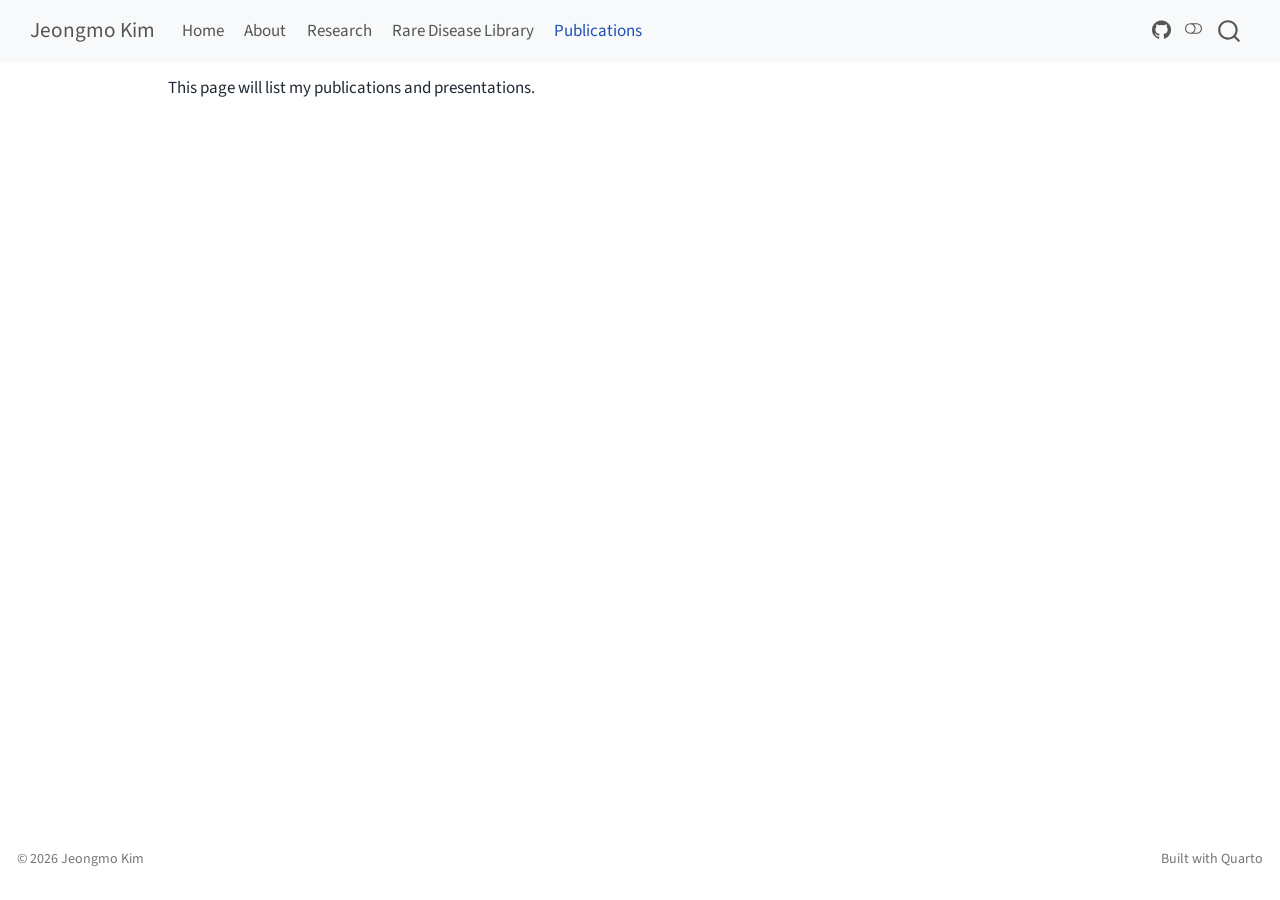
<file: publications.html>
<!DOCTYPE html>
<html xmlns="http://www.w3.org/1999/xhtml" lang="en" xml:lang="en"><head>

<meta charset="utf-8">
<meta name="generator" content="quarto-1.9.38">

<meta name="viewport" content="width=device-width, initial-scale=1.0, user-scalable=yes">


<title>Publications – Jeongmo Kim</title>
<style>
/* Default styles provided by pandoc.
** See https://pandoc.org/MANUAL.html#variables-for-html for config info.
*/
code{white-space: pre-wrap;}
span.smallcaps{font-variant: small-caps;}
div.columns{display: flex; gap: min(4vw, 1.5em);}
div.column{flex: auto; overflow-x: auto;}
div.hanging-indent{margin-left: 1.5em; text-indent: -1.5em;}
ul.task-list{list-style: none;}
ul.task-list li input[type="checkbox"] {
  width: 0.8em;
  margin: 0 0.8em 0.2em -1em; /* quarto-specific, see https://github.com/quarto-dev/quarto-cli/issues/4556 */ 
  vertical-align: middle;
}
</style>


<script src="site_libs/quarto-nav/quarto-nav.js"></script>
<script src="site_libs/quarto-nav/headroom.min.js"></script>
<script src="site_libs/clipboard/clipboard.min.js"></script>
<script src="site_libs/quarto-search/autocomplete.umd.js"></script>
<script src="site_libs/quarto-search/fuse.min.js"></script>
<script src="site_libs/quarto-search/quarto-search.js"></script>
<meta name="quarto:offset" content="./">
<script src="site_libs/quarto-html/quarto.js" type="module"></script>
<script src="site_libs/quarto-html/tabsets/tabsets.js" type="module"></script>
<script src="site_libs/quarto-html/popper.min.js"></script>
<script src="site_libs/quarto-html/tippy.umd.min.js"></script>
<script src="site_libs/quarto-html/anchor.min.js"></script>
<link href="site_libs/quarto-html/tippy.css" rel="stylesheet">
<link href="site_libs/quarto-html/quarto-syntax-highlighting-15634bcf2e68342d4ad2dfa704d543f6.css" rel="stylesheet" class="quarto-color-scheme" id="quarto-text-highlighting-styles">
<link href="site_libs/quarto-html/quarto-syntax-highlighting-dark-0a6b7249c26820e032cb0bd839ff02b1.css" rel="stylesheet" class="quarto-color-scheme quarto-color-alternate" id="quarto-text-highlighting-styles">
<link href="site_libs/quarto-html/quarto-syntax-highlighting-15634bcf2e68342d4ad2dfa704d543f6.css" rel="stylesheet" class="quarto-color-scheme-extra" id="quarto-text-highlighting-styles">
<script src="site_libs/bootstrap/bootstrap.min.js"></script>
<link href="site_libs/bootstrap/bootstrap-icons.css" rel="stylesheet">
<link href="site_libs/bootstrap/bootstrap-a0f9fd0d421825b736dc1bbcbcba2219.min.css" rel="stylesheet" append-hash="true" class="quarto-color-scheme" id="quarto-bootstrap" data-mode="light">
<link href="site_libs/bootstrap/bootstrap-dark-e8964db687007ca8dd88d9d9ce58e3ef.min.css" rel="stylesheet" append-hash="true" class="quarto-color-scheme quarto-color-alternate" id="quarto-bootstrap" data-mode="dark">
<link href="site_libs/bootstrap/bootstrap-a0f9fd0d421825b736dc1bbcbcba2219.min.css" rel="stylesheet" append-hash="true" class="quarto-color-scheme-extra" id="quarto-bootstrap" data-mode="light">
<script id="quarto-search-options" type="application/json">{
  "location": "navbar",
  "copy-button": false,
  "collapse-after": 3,
  "panel-placement": "end",
  "type": "overlay",
  "limit": 50,
  "keyboard-shortcut": [
    "f",
    "/",
    "s"
  ],
  "language": {
    "search-no-results-text": "No results",
    "search-matching-documents-text": "matching documents",
    "search-copy-link-title": "Copy link to search",
    "search-hide-matches-text": "Hide additional matches",
    "search-more-match-text": "more match in this document",
    "search-more-matches-text": "more matches in this document",
    "search-clear-button-title": "Clear",
    "search-text-placeholder": "",
    "search-detached-cancel-button-title": "Cancel",
    "search-submit-button-title": "Submit",
    "search-label": "Search"
  }
}</script>
<style>html{ scroll-behavior: smooth; }</style>


<link rel="stylesheet" href="styles.css">
</head>

<body class="nav-fixed quarto-light"><script id="quarto-html-before-body" type="application/javascript">
    const toggleBodyColorMode = (bsSheetEl) => {
      const mode = bsSheetEl.getAttribute("data-mode");
      const bodyEl = window.document.querySelector("body");
      if (mode === "dark") {
        bodyEl.classList.add("quarto-dark");
        bodyEl.classList.remove("quarto-light");
      } else {
        bodyEl.classList.add("quarto-light");
        bodyEl.classList.remove("quarto-dark");
      }
    }
    const toggleBodyColorPrimary = () => {
      const bsSheetEl = window.document.querySelector("link#quarto-bootstrap:not([rel=disabled-stylesheet])");
      if (bsSheetEl) {
        toggleBodyColorMode(bsSheetEl);
      }
    }
    const setColorSchemeToggle = (alternate) => {
      const toggles = window.document.querySelectorAll('.quarto-color-scheme-toggle');
      for (let i=0; i < toggles.length; i++) {
        const toggle = toggles[i];
        if (toggle) {
          if (alternate) {
            toggle.classList.add("alternate");
          } else {
            toggle.classList.remove("alternate");
          }
        }
      }
    };
    const toggleColorMode = (alternate) => {
      // Switch the stylesheets
      const primaryStylesheets = window.document.querySelectorAll('link.quarto-color-scheme:not(.quarto-color-alternate)');
      const alternateStylesheets = window.document.querySelectorAll('link.quarto-color-scheme.quarto-color-alternate');
      manageTransitions('#quarto-margin-sidebar .nav-link', false);
      if (alternate) {
        // note: dark is layered on light, we don't disable primary!
        enableStylesheet(alternateStylesheets);
        for (const sheetNode of alternateStylesheets) {
          if (sheetNode.id === "quarto-bootstrap") {
            toggleBodyColorMode(sheetNode);
          }
        }
      } else {
        disableStylesheet(alternateStylesheets);
        enableStylesheet(primaryStylesheets)
        toggleBodyColorPrimary();
      }
      manageTransitions('#quarto-margin-sidebar .nav-link', true);
      // Switch the toggles
      setColorSchemeToggle(alternate)
      // Hack to workaround the fact that safari doesn't
      // properly recolor the scrollbar when toggling (#1455)
      if (navigator.userAgent.indexOf('Safari') > 0 && navigator.userAgent.indexOf('Chrome') == -1) {
        manageTransitions("body", false);
        window.scrollTo(0, 1);
        setTimeout(() => {
          window.scrollTo(0, 0);
          manageTransitions("body", true);
        }, 40);
      }
    }
    const disableStylesheet = (stylesheets) => {
      for (let i=0; i < stylesheets.length; i++) {
        const stylesheet = stylesheets[i];
        stylesheet.rel = 'disabled-stylesheet';
      }
    }
    const enableStylesheet = (stylesheets) => {
      for (let i=0; i < stylesheets.length; i++) {
        const stylesheet = stylesheets[i];
        if(stylesheet.rel !== 'stylesheet') { // for Chrome, which will still FOUC without this check
          stylesheet.rel = 'stylesheet';
        }
      }
    }
    const manageTransitions = (selector, allowTransitions) => {
      const els = window.document.querySelectorAll(selector);
      for (let i=0; i < els.length; i++) {
        const el = els[i];
        if (allowTransitions) {
          el.classList.remove('notransition');
        } else {
          el.classList.add('notransition');
        }
      }
    }
    const isFileUrl = () => {
      return window.location.protocol === 'file:';
    }
    const hasAlternateSentinel = () => {
      let styleSentinel = getColorSchemeSentinel();
      if (styleSentinel !== null) {
        return styleSentinel === "alternate";
      } else {
        return false;
      }
    }
    const setStyleSentinel = (alternate) => {
      const value = alternate ? "alternate" : "default";
      if (!isFileUrl()) {
        window.localStorage.setItem("quarto-color-scheme", value);
      } else {
        localAlternateSentinel = value;
      }
    }
    const getColorSchemeSentinel = () => {
      if (!isFileUrl()) {
        const storageValue = window.localStorage.getItem("quarto-color-scheme");
        return storageValue != null ? storageValue : localAlternateSentinel;
      } else {
        return localAlternateSentinel;
      }
    }
    const toggleGiscusIfUsed = (isAlternate, darkModeDefault) => {
      const baseTheme = document.querySelector('#giscus-base-theme')?.value ?? 'light';
      const alternateTheme = document.querySelector('#giscus-alt-theme')?.value ?? 'dark';
      let newTheme = '';
      if(authorPrefersDark) {
        newTheme = isAlternate ? baseTheme : alternateTheme;
      } else {
        newTheme = isAlternate ? alternateTheme : baseTheme;
      }
      const changeGiscusTheme = () => {
        // From: https://github.com/giscus/giscus/issues/336
        const sendMessage = (message) => {
          const iframe = document.querySelector('iframe.giscus-frame');
          if (!iframe) return;
          iframe.contentWindow.postMessage({ giscus: message }, 'https://giscus.app');
        }
        sendMessage({
          setConfig: {
            theme: newTheme
          }
        });
      }
      const isGiscussLoaded = window.document.querySelector('iframe.giscus-frame') !== null;
      if (isGiscussLoaded) {
        changeGiscusTheme();
      }
    };
    const authorPrefersDark = false;
    const darkModeDefault = authorPrefersDark;
      document.querySelector('link#quarto-text-highlighting-styles.quarto-color-scheme-extra').rel = 'disabled-stylesheet';
      document.querySelector('link#quarto-bootstrap.quarto-color-scheme-extra').rel = 'disabled-stylesheet';
    let localAlternateSentinel = darkModeDefault ? 'alternate' : 'default';
    // Dark / light mode switch
    window.quartoToggleColorScheme = () => {
      // Read the current dark / light value
      let toAlternate = !hasAlternateSentinel();
      toggleColorMode(toAlternate);
      setStyleSentinel(toAlternate);
      toggleGiscusIfUsed(toAlternate, darkModeDefault);
      window.dispatchEvent(new Event('resize'));
    };
    // Switch to dark mode if need be
    if (hasAlternateSentinel()) {
      toggleColorMode(true);
    } else {
      toggleColorMode(false);
    }
  </script>

<div id="quarto-search-results"></div>
  <header id="quarto-header" class="headroom fixed-top">
    <nav class="navbar navbar-expand-lg " data-bs-theme="dark">
      <div class="navbar-container container-fluid">
      <div class="navbar-brand-container mx-auto">
    <a class="navbar-brand" href="./index.html">
    <span class="navbar-title">Jeongmo Kim</span>
    </a>
  </div>
            <div id="quarto-search" class="" title="Search"></div>
          <button class="navbar-toggler" type="button" data-bs-toggle="collapse" data-bs-target="#navbarCollapse" aria-controls="navbarCollapse" role="menu" aria-expanded="false" aria-label="Toggle navigation" onclick="if (window.quartoToggleHeadroom) { window.quartoToggleHeadroom(); }">
  <span class="navbar-toggler-icon"></span>
</button>
          <div class="collapse navbar-collapse" id="navbarCollapse">
            <ul class="navbar-nav navbar-nav-scroll me-auto">
  <li class="nav-item">
    <a class="nav-link" href="./index.html"> 
<span class="menu-text">Home</span></a>
  </li>  
  <li class="nav-item">
    <a class="nav-link" href="./about.html"> 
<span class="menu-text">About</span></a>
  </li>  
  <li class="nav-item">
    <a class="nav-link" href="./research.html"> 
<span class="menu-text">Research</span></a>
  </li>  
  <li class="nav-item">
    <a class="nav-link" href="./rare-disease.html"> 
<span class="menu-text">Rare Disease Library</span></a>
  </li>  
  <li class="nav-item">
    <a class="nav-link active" href="./publications.html" aria-current="page"> 
<span class="menu-text">Publications</span></a>
  </li>  
</ul>
            <ul class="navbar-nav navbar-nav-scroll ms-auto">
  <li class="nav-item compact">
    <a class="nav-link" href="https://github.com/biomoience"> <i class="bi bi-github" role="img" aria-label="GitHub">
</i> 
<span class="menu-text"></span></a>
  </li>  
</ul>
          </div> <!-- /navcollapse -->
            <div class="quarto-navbar-tools">
  <a href="" class="quarto-color-scheme-toggle quarto-navigation-tool  px-1" onclick="window.quartoToggleColorScheme(); return false;" title="Toggle dark mode"><i class="bi"></i></a>
</div>
      </div> <!-- /container-fluid -->
    </nav>
</header>
<!-- content -->
<div id="quarto-content" class="quarto-container page-columns page-rows-contents page-layout-article page-navbar">
<!-- sidebar -->
<!-- margin-sidebar -->
    <div id="quarto-margin-sidebar" class="sidebar margin-sidebar zindex-bottom">
        
    </div>
<!-- main -->
<main class="content" id="quarto-document-content">


<header id="title-block-header" class="quarto-title-block default">
<div class="quarto-title">
<h1 class="title">Publications</h1>
</div>



<div class="quarto-title-meta">

    
  
    
  </div>
  


</header>


<p>This page will list my publications and presentations.</p>



</main> <!-- /main -->
<script id="quarto-html-after-body" type="application/javascript">
  window.document.addEventListener("DOMContentLoaded", function (event) {
    // Ensure there is a toggle, if there isn't float one in the top right
    if (window.document.querySelector('.quarto-color-scheme-toggle') === null) {
      const a = window.document.createElement('a');
      a.classList.add('top-right');
      a.classList.add('quarto-color-scheme-toggle');
      a.href = "";
      a.onclick = function() { try { window.quartoToggleColorScheme(); } catch {} return false; };
      const i = window.document.createElement("i");
      i.classList.add('bi');
      a.appendChild(i);
      window.document.body.appendChild(a);
    }
    setColorSchemeToggle(hasAlternateSentinel())
    const icon = "";
    const anchorJS = new window.AnchorJS();
    anchorJS.options = {
      placement: 'right',
      icon: icon
    };
    anchorJS.add('.anchored');
    const isCodeAnnotation = (el) => {
      for (const clz of el.classList) {
        if (clz.startsWith('code-annotation-')) {                     
          return true;
        }
      }
      return false;
    }
    const onCopySuccess = function(e) {
      // button target
      const button = e.trigger;
      // don't keep focus
      button.blur();
      // flash "checked"
      button.classList.add('code-copy-button-checked');
      var currentTitle = button.getAttribute("title");
      button.setAttribute("title", "Copied!");
      let tooltip;
      if (window.bootstrap) {
        button.setAttribute("data-bs-toggle", "tooltip");
        button.setAttribute("data-bs-placement", "left");
        button.setAttribute("data-bs-title", "Copied!");
        tooltip = new bootstrap.Tooltip(button, 
          { trigger: "manual", 
            customClass: "code-copy-button-tooltip",
            offset: [0, -8]});
        tooltip.show();    
      }
      setTimeout(function() {
        if (tooltip) {
          tooltip.hide();
          button.removeAttribute("data-bs-title");
          button.removeAttribute("data-bs-toggle");
          button.removeAttribute("data-bs-placement");
        }
        button.setAttribute("title", currentTitle);
        button.classList.remove('code-copy-button-checked');
      }, 1000);
      // clear code selection
      e.clearSelection();
    }
    const getTextToCopy = function(trigger) {
      const outerScaffold = trigger.parentElement.cloneNode(true);
      const codeEl = outerScaffold.querySelector('code');
      for (const childEl of codeEl.children) {
        if (isCodeAnnotation(childEl)) {
          childEl.remove();
        }
      }
      return codeEl.innerText;
    }
    const clipboard = new window.ClipboardJS('.code-copy-button:not([data-in-quarto-modal])', {
      text: getTextToCopy
    });
    clipboard.on('success', onCopySuccess);
    if (window.document.getElementById('quarto-embedded-source-code-modal')) {
      const clipboardModal = new window.ClipboardJS('.code-copy-button[data-in-quarto-modal]', {
        text: getTextToCopy,
        container: window.document.getElementById('quarto-embedded-source-code-modal')
      });
      clipboardModal.on('success', onCopySuccess);
    }
      var localhostRegex = new RegExp(/^(?:http|https):\/\/localhost\:?[0-9]*\//);
      var mailtoRegex = new RegExp(/^mailto:/);
        var filterRegex = new RegExp("https:\/\/biomoience\.com");
      var isInternal = (href) => {
          return filterRegex.test(href) || localhostRegex.test(href) || mailtoRegex.test(href);
      }
      // Inspect non-navigation links and adorn them if external
     var links = window.document.querySelectorAll('a[href]:not(.nav-link):not(.navbar-brand):not(.toc-action):not(.sidebar-link):not(.sidebar-item-toggle):not(.pagination-link):not(.no-external):not([aria-hidden]):not(.dropdown-item):not(.quarto-navigation-tool):not(.about-link)');
      for (var i=0; i<links.length; i++) {
        const link = links[i];
        if (!isInternal(link.href)) {
          // undo the damage that might have been done by quarto-nav.js in the case of
          // links that we want to consider external
          if (link.dataset.originalHref !== undefined) {
            link.href = link.dataset.originalHref;
          }
        }
      }
    function tippyHover(el, contentFn, onTriggerFn, onUntriggerFn) {
      const config = {
        allowHTML: true,
        maxWidth: 500,
        delay: 100,
        arrow: false,
        appendTo: function(el) {
            return el.parentElement;
        },
        interactive: true,
        interactiveBorder: 10,
        theme: 'quarto',
        placement: 'bottom-start',
      };
      if (contentFn) {
        config.content = contentFn;
      }
      if (onTriggerFn) {
        config.onTrigger = onTriggerFn;
      }
      if (onUntriggerFn) {
        config.onUntrigger = onUntriggerFn;
      }
      window.tippy(el, config); 
    }
    const noterefs = window.document.querySelectorAll('a[role="doc-noteref"]');
    for (var i=0; i<noterefs.length; i++) {
      const ref = noterefs[i];
      tippyHover(ref, function() {
        // use id or data attribute instead here
        let href = ref.getAttribute('data-footnote-href') || ref.getAttribute('href');
        try { href = new URL(href).hash; } catch {}
        const id = href.replace(/^#\/?/, "");
        const note = window.document.getElementById(id);
        if (note) {
          return note.innerHTML;
        } else {
          return "";
        }
      });
    }
    const xrefs = window.document.querySelectorAll('a.quarto-xref');
    const processXRef = (id, note) => {
      // Strip column container classes
      const stripColumnClz = (el) => {
        el.classList.remove("page-full", "page-columns");
        if (el.children) {
          for (const child of el.children) {
            stripColumnClz(child);
          }
        }
      }
      stripColumnClz(note)
      if (id === null || id.startsWith('sec-')) {
        // Special case sections, only their first couple elements
        const container = document.createElement("div");
        if (note.children && note.children.length > 2) {
          container.appendChild(note.children[0].cloneNode(true));
          for (let i = 1; i < note.children.length; i++) {
            const child = note.children[i];
            if (child.tagName === "P" && child.innerText === "") {
              continue;
            } else {
              container.appendChild(child.cloneNode(true));
              break;
            }
          }
          if (window.Quarto?.typesetMath) {
            window.Quarto.typesetMath(container);
          }
          return container.innerHTML
        } else {
          if (window.Quarto?.typesetMath) {
            window.Quarto.typesetMath(note);
          }
          return note.innerHTML;
        }
      } else {
        // Remove any anchor links if they are present
        const anchorLink = note.querySelector('a.anchorjs-link');
        if (anchorLink) {
          anchorLink.remove();
        }
        if (window.Quarto?.typesetMath) {
          window.Quarto.typesetMath(note);
        }
        if (note.classList.contains("callout")) {
          return note.outerHTML;
        } else {
          return note.innerHTML;
        }
      }
    }
    for (var i=0; i<xrefs.length; i++) {
      const xref = xrefs[i];
      tippyHover(xref, undefined, function(instance) {
        instance.disable();
        let url = xref.getAttribute('href');
        let hash = undefined; 
        if (url.startsWith('#')) {
          hash = url;
        } else {
          try { hash = new URL(url).hash; } catch {}
        }
        if (hash) {
          const id = hash.replace(/^#\/?/, "");
          const note = window.document.getElementById(id);
          if (note !== null) {
            try {
              const html = processXRef(id, note.cloneNode(true));
              instance.setContent(html);
            } finally {
              instance.enable();
              instance.show();
            }
          } else {
            // See if we can fetch this
            fetch(url.split('#')[0])
            .then(res => res.text())
            .then(html => {
              const parser = new DOMParser();
              const htmlDoc = parser.parseFromString(html, "text/html");
              const note = htmlDoc.getElementById(id);
              if (note !== null) {
                const html = processXRef(id, note);
                instance.setContent(html);
              } 
            }).finally(() => {
              instance.enable();
              instance.show();
            });
          }
        } else {
          // See if we can fetch a full url (with no hash to target)
          // This is a special case and we should probably do some content thinning / targeting
          fetch(url)
          .then(res => res.text())
          .then(html => {
            const parser = new DOMParser();
            const htmlDoc = parser.parseFromString(html, "text/html");
            const note = htmlDoc.querySelector('main.content');
            if (note !== null) {
              // This should only happen for chapter cross references
              // (since there is no id in the URL)
              // remove the first header
              if (note.children.length > 0 && note.children[0].tagName === "HEADER") {
                note.children[0].remove();
              }
              const html = processXRef(null, note);
              instance.setContent(html);
            } 
          }).finally(() => {
            instance.enable();
            instance.show();
          });
        }
      }, function(instance) {
      });
    }
        let selectedAnnoteEl;
        const selectorForAnnotation = ( cell, annotation) => {
          let cellAttr = 'data-code-cell="' + cell + '"';
          let lineAttr = 'data-code-annotation="' +  annotation + '"';
          const selector = 'span[' + cellAttr + '][' + lineAttr + ']';
          return selector;
        }
        const selectCodeLines = (annoteEl) => {
          const doc = window.document;
          const targetCell = annoteEl.getAttribute("data-target-cell");
          const targetAnnotation = annoteEl.getAttribute("data-target-annotation");
          const annoteSpan = window.document.querySelector(selectorForAnnotation(targetCell, targetAnnotation));
          const lines = annoteSpan.getAttribute("data-code-lines").split(",");
          const lineIds = lines.map((line) => {
            return targetCell + "-" + line;
          })
          let top = null;
          let height = null;
          let parent = null;
          if (lineIds.length > 0) {
              //compute the position of the single el (top and bottom and make a div)
              const el = window.document.getElementById(lineIds[0]);
              top = el.offsetTop;
              height = el.offsetHeight;
              parent = el.parentElement.parentElement;
            if (lineIds.length > 1) {
              const lastEl = window.document.getElementById(lineIds[lineIds.length - 1]);
              const bottom = lastEl.offsetTop + lastEl.offsetHeight;
              height = bottom - top;
            }
            if (top !== null && height !== null && parent !== null) {
              // cook up a div (if necessary) and position it 
              let div = window.document.getElementById("code-annotation-line-highlight");
              if (div === null) {
                div = window.document.createElement("div");
                div.setAttribute("id", "code-annotation-line-highlight");
                div.style.position = 'absolute';
                parent.appendChild(div);
              }
              div.style.top = top - 2 + "px";
              div.style.height = height + 4 + "px";
              div.style.left = 0;
              let gutterDiv = window.document.getElementById("code-annotation-line-highlight-gutter");
              if (gutterDiv === null) {
                gutterDiv = window.document.createElement("div");
                gutterDiv.setAttribute("id", "code-annotation-line-highlight-gutter");
                gutterDiv.style.position = 'absolute';
                const codeCell = window.document.getElementById(targetCell);
                const gutter = codeCell.querySelector('.code-annotation-gutter');
                gutter.appendChild(gutterDiv);
              }
              gutterDiv.style.top = top - 2 + "px";
              gutterDiv.style.height = height + 4 + "px";
            }
            selectedAnnoteEl = annoteEl;
          }
        };
        const unselectCodeLines = () => {
          const elementsIds = ["code-annotation-line-highlight", "code-annotation-line-highlight-gutter"];
          elementsIds.forEach((elId) => {
            const div = window.document.getElementById(elId);
            if (div) {
              div.remove();
            }
          });
          selectedAnnoteEl = undefined;
        };
          // Handle positioning of the toggle
      window.addEventListener(
        "resize",
        throttle(() => {
          elRect = undefined;
          if (selectedAnnoteEl) {
            selectCodeLines(selectedAnnoteEl);
          }
        }, 10)
      );
      function throttle(fn, ms) {
      let throttle = false;
      let timer;
        return (...args) => {
          if(!throttle) { // first call gets through
              fn.apply(this, args);
              throttle = true;
          } else { // all the others get throttled
              if(timer) clearTimeout(timer); // cancel #2
              timer = setTimeout(() => {
                fn.apply(this, args);
                timer = throttle = false;
              }, ms);
          }
        };
      }
        // Attach click handler to the DT
        const annoteDls = window.document.querySelectorAll('dt[data-target-cell]');
        for (const annoteDlNode of annoteDls) {
          annoteDlNode.addEventListener('click', (event) => {
            const clickedEl = event.target;
            if (clickedEl !== selectedAnnoteEl) {
              unselectCodeLines();
              const activeEl = window.document.querySelector('dt[data-target-cell].code-annotation-active');
              if (activeEl) {
                activeEl.classList.remove('code-annotation-active');
              }
              selectCodeLines(clickedEl);
              clickedEl.classList.add('code-annotation-active');
            } else {
              // Unselect the line
              unselectCodeLines();
              clickedEl.classList.remove('code-annotation-active');
            }
          });
        }
    const findCites = (el) => {
      const parentEl = el.parentElement;
      if (parentEl) {
        const cites = parentEl.dataset.cites;
        if (cites) {
          return {
            el,
            cites: cites.split(' ')
          };
        } else {
          return findCites(el.parentElement)
        }
      } else {
        return undefined;
      }
    };
    var bibliorefs = window.document.querySelectorAll('a[role="doc-biblioref"]');
    for (var i=0; i<bibliorefs.length; i++) {
      const ref = bibliorefs[i];
      const citeInfo = findCites(ref);
      if (citeInfo) {
        tippyHover(citeInfo.el, function() {
          var popup = window.document.createElement('div');
          citeInfo.cites.forEach(function(cite) {
            var citeDiv = window.document.createElement('div');
            citeDiv.classList.add('hanging-indent');
            citeDiv.classList.add('csl-entry');
            var biblioDiv = window.document.getElementById('ref-' + cite);
            if (biblioDiv) {
              citeDiv.innerHTML = biblioDiv.innerHTML;
            }
            popup.appendChild(citeDiv);
          });
          return popup.innerHTML;
        });
      }
    }
  });
  </script>
</div> <!-- /content -->
<footer class="footer">
  <div class="nav-footer">
    <div class="nav-footer-left">
<p>© 2026 Jeongmo Kim</p>
</div>   
    <div class="nav-footer-center">
      &nbsp;
    </div>
    <div class="nav-footer-right">
<p>Built with Quarto</p>
</div>
  </div>
</footer>




<script src="site_libs/quarto-html/zenscroll-min.js"></script>
</body></html>
</file>
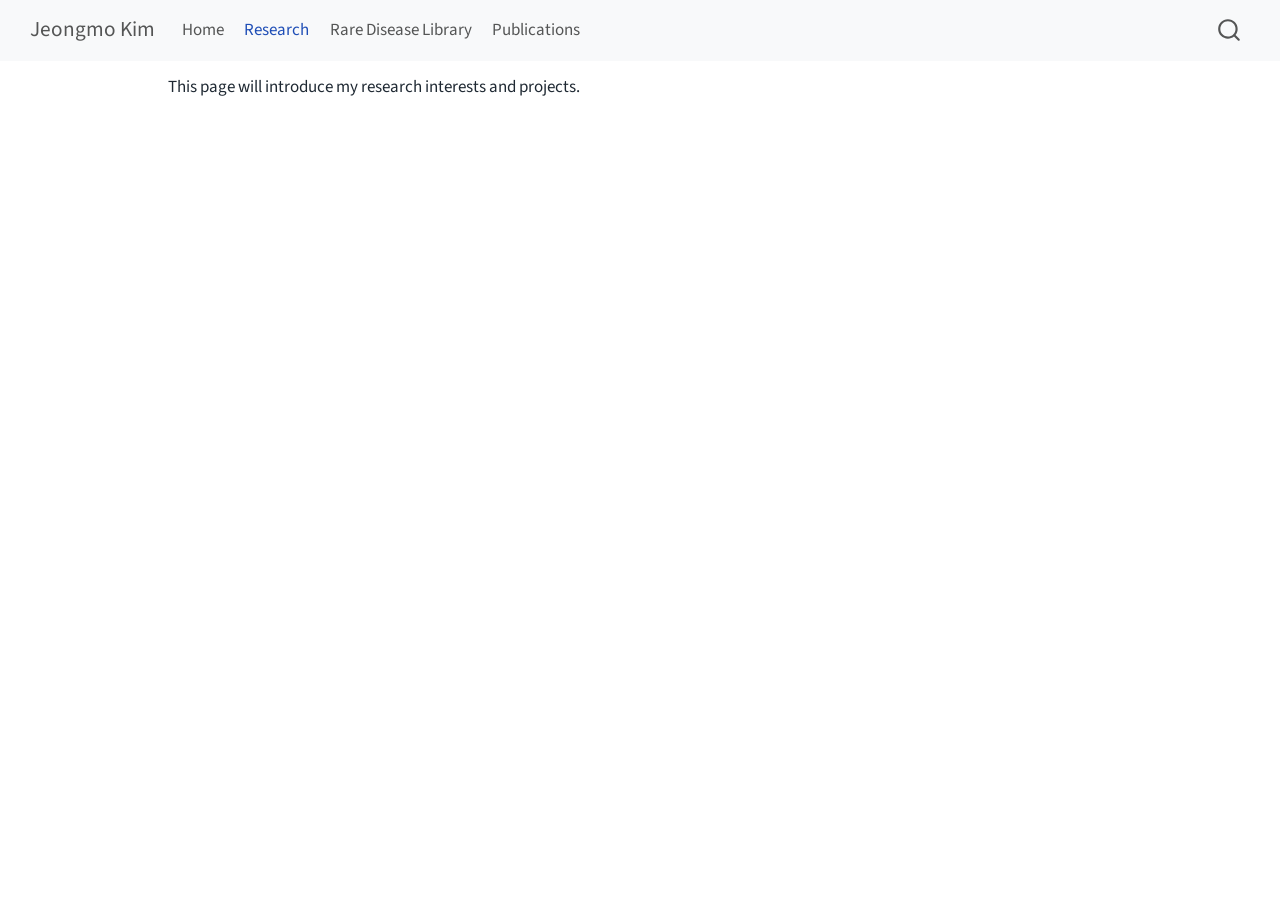
<file: Research.html>
<!DOCTYPE html>
<html xmlns="http://www.w3.org/1999/xhtml" lang="en" xml:lang="en"><head>

<meta charset="utf-8">
<meta name="generator" content="quarto-1.9.38">

<meta name="viewport" content="width=device-width, initial-scale=1.0, user-scalable=yes">


<title>Research – Jeongmo Kim</title>
<style>
/* Default styles provided by pandoc.
** See https://pandoc.org/MANUAL.html#variables-for-html for config info.
*/
code{white-space: pre-wrap;}
span.smallcaps{font-variant: small-caps;}
div.columns{display: flex; gap: min(4vw, 1.5em);}
div.column{flex: auto; overflow-x: auto;}
div.hanging-indent{margin-left: 1.5em; text-indent: -1.5em;}
ul.task-list{list-style: none;}
ul.task-list li input[type="checkbox"] {
  width: 0.8em;
  margin: 0 0.8em 0.2em -1em; /* quarto-specific, see https://github.com/quarto-dev/quarto-cli/issues/4556 */ 
  vertical-align: middle;
}
</style>


<script src="site_libs/quarto-nav/quarto-nav.js"></script>
<script src="site_libs/quarto-nav/headroom.min.js"></script>
<script src="site_libs/clipboard/clipboard.min.js"></script>
<script src="site_libs/quarto-search/autocomplete.umd.js"></script>
<script src="site_libs/quarto-search/fuse.min.js"></script>
<script src="site_libs/quarto-search/quarto-search.js"></script>
<meta name="quarto:offset" content="./">
<script src="site_libs/quarto-html/quarto.js" type="module"></script>
<script src="site_libs/quarto-html/tabsets/tabsets.js" type="module"></script>
<script src="site_libs/quarto-html/popper.min.js"></script>
<script src="site_libs/quarto-html/tippy.umd.min.js"></script>
<script src="site_libs/quarto-html/anchor.min.js"></script>
<link href="site_libs/quarto-html/tippy.css" rel="stylesheet">
<link href="site_libs/quarto-html/quarto-syntax-highlighting-15634bcf2e68342d4ad2dfa704d543f6.css" rel="stylesheet" id="quarto-text-highlighting-styles">
<script src="site_libs/bootstrap/bootstrap.min.js"></script>
<link href="site_libs/bootstrap/bootstrap-icons.css" rel="stylesheet">
<link href="site_libs/bootstrap/bootstrap-a0f9fd0d421825b736dc1bbcbcba2219.min.css" rel="stylesheet" append-hash="true" id="quarto-bootstrap" data-mode="light">
<script id="quarto-search-options" type="application/json">{
  "location": "navbar",
  "copy-button": false,
  "collapse-after": 3,
  "panel-placement": "end",
  "type": "overlay",
  "limit": 50,
  "keyboard-shortcut": [
    "f",
    "/",
    "s"
  ],
  "show-item-context": false,
  "language": {
    "search-no-results-text": "No results",
    "search-matching-documents-text": "matching documents",
    "search-copy-link-title": "Copy link to search",
    "search-hide-matches-text": "Hide additional matches",
    "search-more-match-text": "more match in this document",
    "search-more-matches-text": "more matches in this document",
    "search-clear-button-title": "Clear",
    "search-text-placeholder": "",
    "search-detached-cancel-button-title": "Cancel",
    "search-submit-button-title": "Submit",
    "search-label": "Search"
  }
}</script>


<link rel="stylesheet" href="styles.css">
</head>

<body class="nav-fixed quarto-light">

<div id="quarto-search-results"></div>
  <header id="quarto-header" class="headroom fixed-top">
    <nav class="navbar navbar-expand-lg " data-bs-theme="dark">
      <div class="navbar-container container-fluid">
      <div class="navbar-brand-container mx-auto">
    <a class="navbar-brand" href="./index.html">
    <span class="navbar-title">Jeongmo Kim</span>
    </a>
  </div>
            <div id="quarto-search" class="" title="Search"></div>
          <button class="navbar-toggler" type="button" data-bs-toggle="collapse" data-bs-target="#navbarCollapse" aria-controls="navbarCollapse" role="menu" aria-expanded="false" aria-label="Toggle navigation" onclick="if (window.quartoToggleHeadroom) { window.quartoToggleHeadroom(); }">
  <span class="navbar-toggler-icon"></span>
</button>
          <div class="collapse navbar-collapse" id="navbarCollapse">
            <ul class="navbar-nav navbar-nav-scroll me-auto">
  <li class="nav-item">
    <a class="nav-link" href="./index.html"> 
<span class="menu-text">Home</span></a>
  </li>  
  <li class="nav-item">
    <a class="nav-link active" href="./Research.html" aria-current="page"> 
<span class="menu-text">Research</span></a>
  </li>  
  <li class="nav-item">
    <a class="nav-link" href="./rare-disease.html"> 
<span class="menu-text">Rare Disease Library</span></a>
  </li>  
  <li class="nav-item">
    <a class="nav-link" href="./publications.html"> 
<span class="menu-text">Publications</span></a>
  </li>  
</ul>
          </div> <!-- /navcollapse -->
            <div class="quarto-navbar-tools">
</div>
      </div> <!-- /container-fluid -->
    </nav>
</header>
<!-- content -->
<div id="quarto-content" class="quarto-container page-columns page-rows-contents page-layout-article page-navbar">
<!-- sidebar -->
<!-- margin-sidebar -->
    <div id="quarto-margin-sidebar" class="sidebar margin-sidebar zindex-bottom">
        
    </div>
<!-- main -->
<main class="content" id="quarto-document-content">

<header id="title-block-header" class="quarto-title-block default">
<div class="quarto-title">
<h1 class="title">Research</h1>
</div>



<div class="quarto-title-meta">

    
  
    
  </div>
  


</header>


<p>This page will introduce my research interests and projects.</p>



</main> <!-- /main -->
<script id="quarto-html-after-body" type="application/javascript">
  window.document.addEventListener("DOMContentLoaded", function (event) {
    const icon = "";
    const anchorJS = new window.AnchorJS();
    anchorJS.options = {
      placement: 'right',
      icon: icon
    };
    anchorJS.add('.anchored');
    const isCodeAnnotation = (el) => {
      for (const clz of el.classList) {
        if (clz.startsWith('code-annotation-')) {                     
          return true;
        }
      }
      return false;
    }
    const onCopySuccess = function(e) {
      // button target
      const button = e.trigger;
      // don't keep focus
      button.blur();
      // flash "checked"
      button.classList.add('code-copy-button-checked');
      var currentTitle = button.getAttribute("title");
      button.setAttribute("title", "Copied!");
      let tooltip;
      if (window.bootstrap) {
        button.setAttribute("data-bs-toggle", "tooltip");
        button.setAttribute("data-bs-placement", "left");
        button.setAttribute("data-bs-title", "Copied!");
        tooltip = new bootstrap.Tooltip(button, 
          { trigger: "manual", 
            customClass: "code-copy-button-tooltip",
            offset: [0, -8]});
        tooltip.show();    
      }
      setTimeout(function() {
        if (tooltip) {
          tooltip.hide();
          button.removeAttribute("data-bs-title");
          button.removeAttribute("data-bs-toggle");
          button.removeAttribute("data-bs-placement");
        }
        button.setAttribute("title", currentTitle);
        button.classList.remove('code-copy-button-checked');
      }, 1000);
      // clear code selection
      e.clearSelection();
    }
    const getTextToCopy = function(trigger) {
      const outerScaffold = trigger.parentElement.cloneNode(true);
      const codeEl = outerScaffold.querySelector('code');
      for (const childEl of codeEl.children) {
        if (isCodeAnnotation(childEl)) {
          childEl.remove();
        }
      }
      return codeEl.innerText;
    }
    const clipboard = new window.ClipboardJS('.code-copy-button:not([data-in-quarto-modal])', {
      text: getTextToCopy
    });
    clipboard.on('success', onCopySuccess);
    if (window.document.getElementById('quarto-embedded-source-code-modal')) {
      const clipboardModal = new window.ClipboardJS('.code-copy-button[data-in-quarto-modal]', {
        text: getTextToCopy,
        container: window.document.getElementById('quarto-embedded-source-code-modal')
      });
      clipboardModal.on('success', onCopySuccess);
    }
      var localhostRegex = new RegExp(/^(?:http|https):\/\/localhost\:?[0-9]*\//);
      var mailtoRegex = new RegExp(/^mailto:/);
        var filterRegex = new RegExp('/' + window.location.host + '/');
      var isInternal = (href) => {
          return filterRegex.test(href) || localhostRegex.test(href) || mailtoRegex.test(href);
      }
      // Inspect non-navigation links and adorn them if external
     var links = window.document.querySelectorAll('a[href]:not(.nav-link):not(.navbar-brand):not(.toc-action):not(.sidebar-link):not(.sidebar-item-toggle):not(.pagination-link):not(.no-external):not([aria-hidden]):not(.dropdown-item):not(.quarto-navigation-tool):not(.about-link)');
      for (var i=0; i<links.length; i++) {
        const link = links[i];
        if (!isInternal(link.href)) {
          // undo the damage that might have been done by quarto-nav.js in the case of
          // links that we want to consider external
          if (link.dataset.originalHref !== undefined) {
            link.href = link.dataset.originalHref;
          }
        }
      }
    function tippyHover(el, contentFn, onTriggerFn, onUntriggerFn) {
      const config = {
        allowHTML: true,
        maxWidth: 500,
        delay: 100,
        arrow: false,
        appendTo: function(el) {
            return el.parentElement;
        },
        interactive: true,
        interactiveBorder: 10,
        theme: 'quarto',
        placement: 'bottom-start',
      };
      if (contentFn) {
        config.content = contentFn;
      }
      if (onTriggerFn) {
        config.onTrigger = onTriggerFn;
      }
      if (onUntriggerFn) {
        config.onUntrigger = onUntriggerFn;
      }
      window.tippy(el, config); 
    }
    const noterefs = window.document.querySelectorAll('a[role="doc-noteref"]');
    for (var i=0; i<noterefs.length; i++) {
      const ref = noterefs[i];
      tippyHover(ref, function() {
        // use id or data attribute instead here
        let href = ref.getAttribute('data-footnote-href') || ref.getAttribute('href');
        try { href = new URL(href).hash; } catch {}
        const id = href.replace(/^#\/?/, "");
        const note = window.document.getElementById(id);
        if (note) {
          return note.innerHTML;
        } else {
          return "";
        }
      });
    }
    const xrefs = window.document.querySelectorAll('a.quarto-xref');
    const processXRef = (id, note) => {
      // Strip column container classes
      const stripColumnClz = (el) => {
        el.classList.remove("page-full", "page-columns");
        if (el.children) {
          for (const child of el.children) {
            stripColumnClz(child);
          }
        }
      }
      stripColumnClz(note)
      if (id === null || id.startsWith('sec-')) {
        // Special case sections, only their first couple elements
        const container = document.createElement("div");
        if (note.children && note.children.length > 2) {
          container.appendChild(note.children[0].cloneNode(true));
          for (let i = 1; i < note.children.length; i++) {
            const child = note.children[i];
            if (child.tagName === "P" && child.innerText === "") {
              continue;
            } else {
              container.appendChild(child.cloneNode(true));
              break;
            }
          }
          if (window.Quarto?.typesetMath) {
            window.Quarto.typesetMath(container);
          }
          return container.innerHTML
        } else {
          if (window.Quarto?.typesetMath) {
            window.Quarto.typesetMath(note);
          }
          return note.innerHTML;
        }
      } else {
        // Remove any anchor links if they are present
        const anchorLink = note.querySelector('a.anchorjs-link');
        if (anchorLink) {
          anchorLink.remove();
        }
        if (window.Quarto?.typesetMath) {
          window.Quarto.typesetMath(note);
        }
        if (note.classList.contains("callout")) {
          return note.outerHTML;
        } else {
          return note.innerHTML;
        }
      }
    }
    for (var i=0; i<xrefs.length; i++) {
      const xref = xrefs[i];
      tippyHover(xref, undefined, function(instance) {
        instance.disable();
        let url = xref.getAttribute('href');
        let hash = undefined; 
        if (url.startsWith('#')) {
          hash = url;
        } else {
          try { hash = new URL(url).hash; } catch {}
        }
        if (hash) {
          const id = hash.replace(/^#\/?/, "");
          const note = window.document.getElementById(id);
          if (note !== null) {
            try {
              const html = processXRef(id, note.cloneNode(true));
              instance.setContent(html);
            } finally {
              instance.enable();
              instance.show();
            }
          } else {
            // See if we can fetch this
            fetch(url.split('#')[0])
            .then(res => res.text())
            .then(html => {
              const parser = new DOMParser();
              const htmlDoc = parser.parseFromString(html, "text/html");
              const note = htmlDoc.getElementById(id);
              if (note !== null) {
                const html = processXRef(id, note);
                instance.setContent(html);
              } 
            }).finally(() => {
              instance.enable();
              instance.show();
            });
          }
        } else {
          // See if we can fetch a full url (with no hash to target)
          // This is a special case and we should probably do some content thinning / targeting
          fetch(url)
          .then(res => res.text())
          .then(html => {
            const parser = new DOMParser();
            const htmlDoc = parser.parseFromString(html, "text/html");
            const note = htmlDoc.querySelector('main.content');
            if (note !== null) {
              // This should only happen for chapter cross references
              // (since there is no id in the URL)
              // remove the first header
              if (note.children.length > 0 && note.children[0].tagName === "HEADER") {
                note.children[0].remove();
              }
              const html = processXRef(null, note);
              instance.setContent(html);
            } 
          }).finally(() => {
            instance.enable();
            instance.show();
          });
        }
      }, function(instance) {
      });
    }
        let selectedAnnoteEl;
        const selectorForAnnotation = ( cell, annotation) => {
          let cellAttr = 'data-code-cell="' + cell + '"';
          let lineAttr = 'data-code-annotation="' +  annotation + '"';
          const selector = 'span[' + cellAttr + '][' + lineAttr + ']';
          return selector;
        }
        const selectCodeLines = (annoteEl) => {
          const doc = window.document;
          const targetCell = annoteEl.getAttribute("data-target-cell");
          const targetAnnotation = annoteEl.getAttribute("data-target-annotation");
          const annoteSpan = window.document.querySelector(selectorForAnnotation(targetCell, targetAnnotation));
          const lines = annoteSpan.getAttribute("data-code-lines").split(",");
          const lineIds = lines.map((line) => {
            return targetCell + "-" + line;
          })
          let top = null;
          let height = null;
          let parent = null;
          if (lineIds.length > 0) {
              //compute the position of the single el (top and bottom and make a div)
              const el = window.document.getElementById(lineIds[0]);
              top = el.offsetTop;
              height = el.offsetHeight;
              parent = el.parentElement.parentElement;
            if (lineIds.length > 1) {
              const lastEl = window.document.getElementById(lineIds[lineIds.length - 1]);
              const bottom = lastEl.offsetTop + lastEl.offsetHeight;
              height = bottom - top;
            }
            if (top !== null && height !== null && parent !== null) {
              // cook up a div (if necessary) and position it 
              let div = window.document.getElementById("code-annotation-line-highlight");
              if (div === null) {
                div = window.document.createElement("div");
                div.setAttribute("id", "code-annotation-line-highlight");
                div.style.position = 'absolute';
                parent.appendChild(div);
              }
              div.style.top = top - 2 + "px";
              div.style.height = height + 4 + "px";
              div.style.left = 0;
              let gutterDiv = window.document.getElementById("code-annotation-line-highlight-gutter");
              if (gutterDiv === null) {
                gutterDiv = window.document.createElement("div");
                gutterDiv.setAttribute("id", "code-annotation-line-highlight-gutter");
                gutterDiv.style.position = 'absolute';
                const codeCell = window.document.getElementById(targetCell);
                const gutter = codeCell.querySelector('.code-annotation-gutter');
                gutter.appendChild(gutterDiv);
              }
              gutterDiv.style.top = top - 2 + "px";
              gutterDiv.style.height = height + 4 + "px";
            }
            selectedAnnoteEl = annoteEl;
          }
        };
        const unselectCodeLines = () => {
          const elementsIds = ["code-annotation-line-highlight", "code-annotation-line-highlight-gutter"];
          elementsIds.forEach((elId) => {
            const div = window.document.getElementById(elId);
            if (div) {
              div.remove();
            }
          });
          selectedAnnoteEl = undefined;
        };
          // Handle positioning of the toggle
      window.addEventListener(
        "resize",
        throttle(() => {
          elRect = undefined;
          if (selectedAnnoteEl) {
            selectCodeLines(selectedAnnoteEl);
          }
        }, 10)
      );
      function throttle(fn, ms) {
      let throttle = false;
      let timer;
        return (...args) => {
          if(!throttle) { // first call gets through
              fn.apply(this, args);
              throttle = true;
          } else { // all the others get throttled
              if(timer) clearTimeout(timer); // cancel #2
              timer = setTimeout(() => {
                fn.apply(this, args);
                timer = throttle = false;
              }, ms);
          }
        };
      }
        // Attach click handler to the DT
        const annoteDls = window.document.querySelectorAll('dt[data-target-cell]');
        for (const annoteDlNode of annoteDls) {
          annoteDlNode.addEventListener('click', (event) => {
            const clickedEl = event.target;
            if (clickedEl !== selectedAnnoteEl) {
              unselectCodeLines();
              const activeEl = window.document.querySelector('dt[data-target-cell].code-annotation-active');
              if (activeEl) {
                activeEl.classList.remove('code-annotation-active');
              }
              selectCodeLines(clickedEl);
              clickedEl.classList.add('code-annotation-active');
            } else {
              // Unselect the line
              unselectCodeLines();
              clickedEl.classList.remove('code-annotation-active');
            }
          });
        }
    const findCites = (el) => {
      const parentEl = el.parentElement;
      if (parentEl) {
        const cites = parentEl.dataset.cites;
        if (cites) {
          return {
            el,
            cites: cites.split(' ')
          };
        } else {
          return findCites(el.parentElement)
        }
      } else {
        return undefined;
      }
    };
    var bibliorefs = window.document.querySelectorAll('a[role="doc-biblioref"]');
    for (var i=0; i<bibliorefs.length; i++) {
      const ref = bibliorefs[i];
      const citeInfo = findCites(ref);
      if (citeInfo) {
        tippyHover(citeInfo.el, function() {
          var popup = window.document.createElement('div');
          citeInfo.cites.forEach(function(cite) {
            var citeDiv = window.document.createElement('div');
            citeDiv.classList.add('hanging-indent');
            citeDiv.classList.add('csl-entry');
            var biblioDiv = window.document.getElementById('ref-' + cite);
            if (biblioDiv) {
              citeDiv.innerHTML = biblioDiv.innerHTML;
            }
            popup.appendChild(citeDiv);
          });
          return popup.innerHTML;
        });
      }
    }
  });
  </script>
</div> <!-- /content -->




</body></html>
</file>
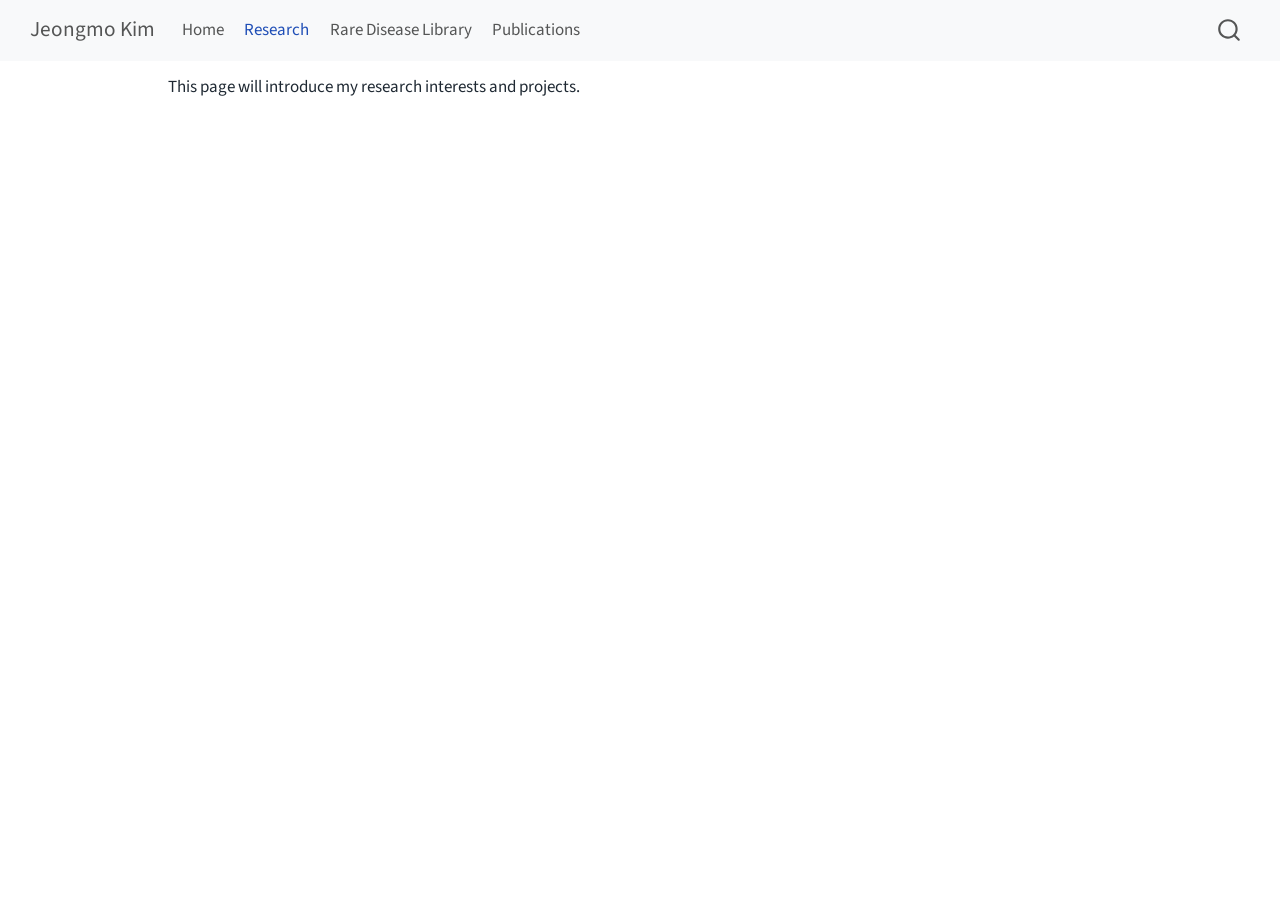
<file: research.html>
<!DOCTYPE html>
<html xmlns="http://www.w3.org/1999/xhtml" lang="en" xml:lang="en"><head>

<meta charset="utf-8">
<meta name="generator" content="quarto-1.9.38">

<meta name="viewport" content="width=device-width, initial-scale=1.0, user-scalable=yes">


<title>Research – Jeongmo Kim</title>
<style>
/* Default styles provided by pandoc.
** See https://pandoc.org/MANUAL.html#variables-for-html for config info.
*/
code{white-space: pre-wrap;}
span.smallcaps{font-variant: small-caps;}
div.columns{display: flex; gap: min(4vw, 1.5em);}
div.column{flex: auto; overflow-x: auto;}
div.hanging-indent{margin-left: 1.5em; text-indent: -1.5em;}
ul.task-list{list-style: none;}
ul.task-list li input[type="checkbox"] {
  width: 0.8em;
  margin: 0 0.8em 0.2em -1em; /* quarto-specific, see https://github.com/quarto-dev/quarto-cli/issues/4556 */ 
  vertical-align: middle;
}
</style>


<script src="site_libs/quarto-nav/quarto-nav.js"></script>
<script src="site_libs/quarto-nav/headroom.min.js"></script>
<script src="site_libs/clipboard/clipboard.min.js"></script>
<script src="site_libs/quarto-search/autocomplete.umd.js"></script>
<script src="site_libs/quarto-search/fuse.min.js"></script>
<script src="site_libs/quarto-search/quarto-search.js"></script>
<meta name="quarto:offset" content="./">
<script src="site_libs/quarto-html/quarto.js" type="module"></script>
<script src="site_libs/quarto-html/tabsets/tabsets.js" type="module"></script>
<script src="site_libs/quarto-html/popper.min.js"></script>
<script src="site_libs/quarto-html/tippy.umd.min.js"></script>
<script src="site_libs/quarto-html/anchor.min.js"></script>
<link href="site_libs/quarto-html/tippy.css" rel="stylesheet">
<link href="site_libs/quarto-html/quarto-syntax-highlighting-15634bcf2e68342d4ad2dfa704d543f6.css" rel="stylesheet" id="quarto-text-highlighting-styles">
<script src="site_libs/bootstrap/bootstrap.min.js"></script>
<link href="site_libs/bootstrap/bootstrap-icons.css" rel="stylesheet">
<link href="site_libs/bootstrap/bootstrap-a0f9fd0d421825b736dc1bbcbcba2219.min.css" rel="stylesheet" append-hash="true" id="quarto-bootstrap" data-mode="light">
<script id="quarto-search-options" type="application/json">{
  "location": "navbar",
  "copy-button": false,
  "collapse-after": 3,
  "panel-placement": "end",
  "type": "overlay",
  "limit": 50,
  "keyboard-shortcut": [
    "f",
    "/",
    "s"
  ],
  "show-item-context": false,
  "language": {
    "search-no-results-text": "No results",
    "search-matching-documents-text": "matching documents",
    "search-copy-link-title": "Copy link to search",
    "search-hide-matches-text": "Hide additional matches",
    "search-more-match-text": "more match in this document",
    "search-more-matches-text": "more matches in this document",
    "search-clear-button-title": "Clear",
    "search-text-placeholder": "",
    "search-detached-cancel-button-title": "Cancel",
    "search-submit-button-title": "Submit",
    "search-label": "Search"
  }
}</script>


<link rel="stylesheet" href="styles.css">
</head>

<body class="nav-fixed quarto-light">

<div id="quarto-search-results"></div>
  <header id="quarto-header" class="headroom fixed-top">
    <nav class="navbar navbar-expand-lg " data-bs-theme="dark">
      <div class="navbar-container container-fluid">
      <div class="navbar-brand-container mx-auto">
    <a class="navbar-brand" href="./index.html">
    <span class="navbar-title">Jeongmo Kim</span>
    </a>
  </div>
            <div id="quarto-search" class="" title="Search"></div>
          <button class="navbar-toggler" type="button" data-bs-toggle="collapse" data-bs-target="#navbarCollapse" aria-controls="navbarCollapse" role="menu" aria-expanded="false" aria-label="Toggle navigation" onclick="if (window.quartoToggleHeadroom) { window.quartoToggleHeadroom(); }">
  <span class="navbar-toggler-icon"></span>
</button>
          <div class="collapse navbar-collapse" id="navbarCollapse">
            <ul class="navbar-nav navbar-nav-scroll me-auto">
  <li class="nav-item">
    <a class="nav-link" href="./index.html"> 
<span class="menu-text">Home</span></a>
  </li>  
  <li class="nav-item">
    <a class="nav-link active" href="./research.html" aria-current="page"> 
<span class="menu-text">Research</span></a>
  </li>  
  <li class="nav-item">
    <a class="nav-link" href="./rare-disease.html"> 
<span class="menu-text">Rare Disease Library</span></a>
  </li>  
  <li class="nav-item">
    <a class="nav-link" href="./publications.html"> 
<span class="menu-text">Publications</span></a>
  </li>  
</ul>
          </div> <!-- /navcollapse -->
            <div class="quarto-navbar-tools">
</div>
      </div> <!-- /container-fluid -->
    </nav>
</header>
<!-- content -->
<div id="quarto-content" class="quarto-container page-columns page-rows-contents page-layout-article page-navbar">
<!-- sidebar -->
<!-- margin-sidebar -->
    <div id="quarto-margin-sidebar" class="sidebar margin-sidebar zindex-bottom">
        
    </div>
<!-- main -->
<main class="content" id="quarto-document-content">

<header id="title-block-header" class="quarto-title-block default">
<div class="quarto-title">
<h1 class="title">Research</h1>
</div>



<div class="quarto-title-meta">

    
  
    
  </div>
  


</header>


<p>This page will introduce my research interests and projects.</p>



</main> <!-- /main -->
<script id="quarto-html-after-body" type="application/javascript">
  window.document.addEventListener("DOMContentLoaded", function (event) {
    const icon = "";
    const anchorJS = new window.AnchorJS();
    anchorJS.options = {
      placement: 'right',
      icon: icon
    };
    anchorJS.add('.anchored');
    const isCodeAnnotation = (el) => {
      for (const clz of el.classList) {
        if (clz.startsWith('code-annotation-')) {                     
          return true;
        }
      }
      return false;
    }
    const onCopySuccess = function(e) {
      // button target
      const button = e.trigger;
      // don't keep focus
      button.blur();
      // flash "checked"
      button.classList.add('code-copy-button-checked');
      var currentTitle = button.getAttribute("title");
      button.setAttribute("title", "Copied!");
      let tooltip;
      if (window.bootstrap) {
        button.setAttribute("data-bs-toggle", "tooltip");
        button.setAttribute("data-bs-placement", "left");
        button.setAttribute("data-bs-title", "Copied!");
        tooltip = new bootstrap.Tooltip(button, 
          { trigger: "manual", 
            customClass: "code-copy-button-tooltip",
            offset: [0, -8]});
        tooltip.show();    
      }
      setTimeout(function() {
        if (tooltip) {
          tooltip.hide();
          button.removeAttribute("data-bs-title");
          button.removeAttribute("data-bs-toggle");
          button.removeAttribute("data-bs-placement");
        }
        button.setAttribute("title", currentTitle);
        button.classList.remove('code-copy-button-checked');
      }, 1000);
      // clear code selection
      e.clearSelection();
    }
    const getTextToCopy = function(trigger) {
      const outerScaffold = trigger.parentElement.cloneNode(true);
      const codeEl = outerScaffold.querySelector('code');
      for (const childEl of codeEl.children) {
        if (isCodeAnnotation(childEl)) {
          childEl.remove();
        }
      }
      return codeEl.innerText;
    }
    const clipboard = new window.ClipboardJS('.code-copy-button:not([data-in-quarto-modal])', {
      text: getTextToCopy
    });
    clipboard.on('success', onCopySuccess);
    if (window.document.getElementById('quarto-embedded-source-code-modal')) {
      const clipboardModal = new window.ClipboardJS('.code-copy-button[data-in-quarto-modal]', {
        text: getTextToCopy,
        container: window.document.getElementById('quarto-embedded-source-code-modal')
      });
      clipboardModal.on('success', onCopySuccess);
    }
      var localhostRegex = new RegExp(/^(?:http|https):\/\/localhost\:?[0-9]*\//);
      var mailtoRegex = new RegExp(/^mailto:/);
        var filterRegex = new RegExp("https:\/\/biomoience\.github\.io\/My-website\/");
      var isInternal = (href) => {
          return filterRegex.test(href) || localhostRegex.test(href) || mailtoRegex.test(href);
      }
      // Inspect non-navigation links and adorn them if external
     var links = window.document.querySelectorAll('a[href]:not(.nav-link):not(.navbar-brand):not(.toc-action):not(.sidebar-link):not(.sidebar-item-toggle):not(.pagination-link):not(.no-external):not([aria-hidden]):not(.dropdown-item):not(.quarto-navigation-tool):not(.about-link)');
      for (var i=0; i<links.length; i++) {
        const link = links[i];
        if (!isInternal(link.href)) {
          // undo the damage that might have been done by quarto-nav.js in the case of
          // links that we want to consider external
          if (link.dataset.originalHref !== undefined) {
            link.href = link.dataset.originalHref;
          }
        }
      }
    function tippyHover(el, contentFn, onTriggerFn, onUntriggerFn) {
      const config = {
        allowHTML: true,
        maxWidth: 500,
        delay: 100,
        arrow: false,
        appendTo: function(el) {
            return el.parentElement;
        },
        interactive: true,
        interactiveBorder: 10,
        theme: 'quarto',
        placement: 'bottom-start',
      };
      if (contentFn) {
        config.content = contentFn;
      }
      if (onTriggerFn) {
        config.onTrigger = onTriggerFn;
      }
      if (onUntriggerFn) {
        config.onUntrigger = onUntriggerFn;
      }
      window.tippy(el, config); 
    }
    const noterefs = window.document.querySelectorAll('a[role="doc-noteref"]');
    for (var i=0; i<noterefs.length; i++) {
      const ref = noterefs[i];
      tippyHover(ref, function() {
        // use id or data attribute instead here
        let href = ref.getAttribute('data-footnote-href') || ref.getAttribute('href');
        try { href = new URL(href).hash; } catch {}
        const id = href.replace(/^#\/?/, "");
        const note = window.document.getElementById(id);
        if (note) {
          return note.innerHTML;
        } else {
          return "";
        }
      });
    }
    const xrefs = window.document.querySelectorAll('a.quarto-xref');
    const processXRef = (id, note) => {
      // Strip column container classes
      const stripColumnClz = (el) => {
        el.classList.remove("page-full", "page-columns");
        if (el.children) {
          for (const child of el.children) {
            stripColumnClz(child);
          }
        }
      }
      stripColumnClz(note)
      if (id === null || id.startsWith('sec-')) {
        // Special case sections, only their first couple elements
        const container = document.createElement("div");
        if (note.children && note.children.length > 2) {
          container.appendChild(note.children[0].cloneNode(true));
          for (let i = 1; i < note.children.length; i++) {
            const child = note.children[i];
            if (child.tagName === "P" && child.innerText === "") {
              continue;
            } else {
              container.appendChild(child.cloneNode(true));
              break;
            }
          }
          if (window.Quarto?.typesetMath) {
            window.Quarto.typesetMath(container);
          }
          return container.innerHTML
        } else {
          if (window.Quarto?.typesetMath) {
            window.Quarto.typesetMath(note);
          }
          return note.innerHTML;
        }
      } else {
        // Remove any anchor links if they are present
        const anchorLink = note.querySelector('a.anchorjs-link');
        if (anchorLink) {
          anchorLink.remove();
        }
        if (window.Quarto?.typesetMath) {
          window.Quarto.typesetMath(note);
        }
        if (note.classList.contains("callout")) {
          return note.outerHTML;
        } else {
          return note.innerHTML;
        }
      }
    }
    for (var i=0; i<xrefs.length; i++) {
      const xref = xrefs[i];
      tippyHover(xref, undefined, function(instance) {
        instance.disable();
        let url = xref.getAttribute('href');
        let hash = undefined; 
        if (url.startsWith('#')) {
          hash = url;
        } else {
          try { hash = new URL(url).hash; } catch {}
        }
        if (hash) {
          const id = hash.replace(/^#\/?/, "");
          const note = window.document.getElementById(id);
          if (note !== null) {
            try {
              const html = processXRef(id, note.cloneNode(true));
              instance.setContent(html);
            } finally {
              instance.enable();
              instance.show();
            }
          } else {
            // See if we can fetch this
            fetch(url.split('#')[0])
            .then(res => res.text())
            .then(html => {
              const parser = new DOMParser();
              const htmlDoc = parser.parseFromString(html, "text/html");
              const note = htmlDoc.getElementById(id);
              if (note !== null) {
                const html = processXRef(id, note);
                instance.setContent(html);
              } 
            }).finally(() => {
              instance.enable();
              instance.show();
            });
          }
        } else {
          // See if we can fetch a full url (with no hash to target)
          // This is a special case and we should probably do some content thinning / targeting
          fetch(url)
          .then(res => res.text())
          .then(html => {
            const parser = new DOMParser();
            const htmlDoc = parser.parseFromString(html, "text/html");
            const note = htmlDoc.querySelector('main.content');
            if (note !== null) {
              // This should only happen for chapter cross references
              // (since there is no id in the URL)
              // remove the first header
              if (note.children.length > 0 && note.children[0].tagName === "HEADER") {
                note.children[0].remove();
              }
              const html = processXRef(null, note);
              instance.setContent(html);
            } 
          }).finally(() => {
            instance.enable();
            instance.show();
          });
        }
      }, function(instance) {
      });
    }
        let selectedAnnoteEl;
        const selectorForAnnotation = ( cell, annotation) => {
          let cellAttr = 'data-code-cell="' + cell + '"';
          let lineAttr = 'data-code-annotation="' +  annotation + '"';
          const selector = 'span[' + cellAttr + '][' + lineAttr + ']';
          return selector;
        }
        const selectCodeLines = (annoteEl) => {
          const doc = window.document;
          const targetCell = annoteEl.getAttribute("data-target-cell");
          const targetAnnotation = annoteEl.getAttribute("data-target-annotation");
          const annoteSpan = window.document.querySelector(selectorForAnnotation(targetCell, targetAnnotation));
          const lines = annoteSpan.getAttribute("data-code-lines").split(",");
          const lineIds = lines.map((line) => {
            return targetCell + "-" + line;
          })
          let top = null;
          let height = null;
          let parent = null;
          if (lineIds.length > 0) {
              //compute the position of the single el (top and bottom and make a div)
              const el = window.document.getElementById(lineIds[0]);
              top = el.offsetTop;
              height = el.offsetHeight;
              parent = el.parentElement.parentElement;
            if (lineIds.length > 1) {
              const lastEl = window.document.getElementById(lineIds[lineIds.length - 1]);
              const bottom = lastEl.offsetTop + lastEl.offsetHeight;
              height = bottom - top;
            }
            if (top !== null && height !== null && parent !== null) {
              // cook up a div (if necessary) and position it 
              let div = window.document.getElementById("code-annotation-line-highlight");
              if (div === null) {
                div = window.document.createElement("div");
                div.setAttribute("id", "code-annotation-line-highlight");
                div.style.position = 'absolute';
                parent.appendChild(div);
              }
              div.style.top = top - 2 + "px";
              div.style.height = height + 4 + "px";
              div.style.left = 0;
              let gutterDiv = window.document.getElementById("code-annotation-line-highlight-gutter");
              if (gutterDiv === null) {
                gutterDiv = window.document.createElement("div");
                gutterDiv.setAttribute("id", "code-annotation-line-highlight-gutter");
                gutterDiv.style.position = 'absolute';
                const codeCell = window.document.getElementById(targetCell);
                const gutter = codeCell.querySelector('.code-annotation-gutter');
                gutter.appendChild(gutterDiv);
              }
              gutterDiv.style.top = top - 2 + "px";
              gutterDiv.style.height = height + 4 + "px";
            }
            selectedAnnoteEl = annoteEl;
          }
        };
        const unselectCodeLines = () => {
          const elementsIds = ["code-annotation-line-highlight", "code-annotation-line-highlight-gutter"];
          elementsIds.forEach((elId) => {
            const div = window.document.getElementById(elId);
            if (div) {
              div.remove();
            }
          });
          selectedAnnoteEl = undefined;
        };
          // Handle positioning of the toggle
      window.addEventListener(
        "resize",
        throttle(() => {
          elRect = undefined;
          if (selectedAnnoteEl) {
            selectCodeLines(selectedAnnoteEl);
          }
        }, 10)
      );
      function throttle(fn, ms) {
      let throttle = false;
      let timer;
        return (...args) => {
          if(!throttle) { // first call gets through
              fn.apply(this, args);
              throttle = true;
          } else { // all the others get throttled
              if(timer) clearTimeout(timer); // cancel #2
              timer = setTimeout(() => {
                fn.apply(this, args);
                timer = throttle = false;
              }, ms);
          }
        };
      }
        // Attach click handler to the DT
        const annoteDls = window.document.querySelectorAll('dt[data-target-cell]');
        for (const annoteDlNode of annoteDls) {
          annoteDlNode.addEventListener('click', (event) => {
            const clickedEl = event.target;
            if (clickedEl !== selectedAnnoteEl) {
              unselectCodeLines();
              const activeEl = window.document.querySelector('dt[data-target-cell].code-annotation-active');
              if (activeEl) {
                activeEl.classList.remove('code-annotation-active');
              }
              selectCodeLines(clickedEl);
              clickedEl.classList.add('code-annotation-active');
            } else {
              // Unselect the line
              unselectCodeLines();
              clickedEl.classList.remove('code-annotation-active');
            }
          });
        }
    const findCites = (el) => {
      const parentEl = el.parentElement;
      if (parentEl) {
        const cites = parentEl.dataset.cites;
        if (cites) {
          return {
            el,
            cites: cites.split(' ')
          };
        } else {
          return findCites(el.parentElement)
        }
      } else {
        return undefined;
      }
    };
    var bibliorefs = window.document.querySelectorAll('a[role="doc-biblioref"]');
    for (var i=0; i<bibliorefs.length; i++) {
      const ref = bibliorefs[i];
      const citeInfo = findCites(ref);
      if (citeInfo) {
        tippyHover(citeInfo.el, function() {
          var popup = window.document.createElement('div');
          citeInfo.cites.forEach(function(cite) {
            var citeDiv = window.document.createElement('div');
            citeDiv.classList.add('hanging-indent');
            citeDiv.classList.add('csl-entry');
            var biblioDiv = window.document.getElementById('ref-' + cite);
            if (biblioDiv) {
              citeDiv.innerHTML = biblioDiv.innerHTML;
            }
            popup.appendChild(citeDiv);
          });
          return popup.innerHTML;
        });
      }
    }
  });
  </script>
</div> <!-- /content -->




</body></html>
</file>
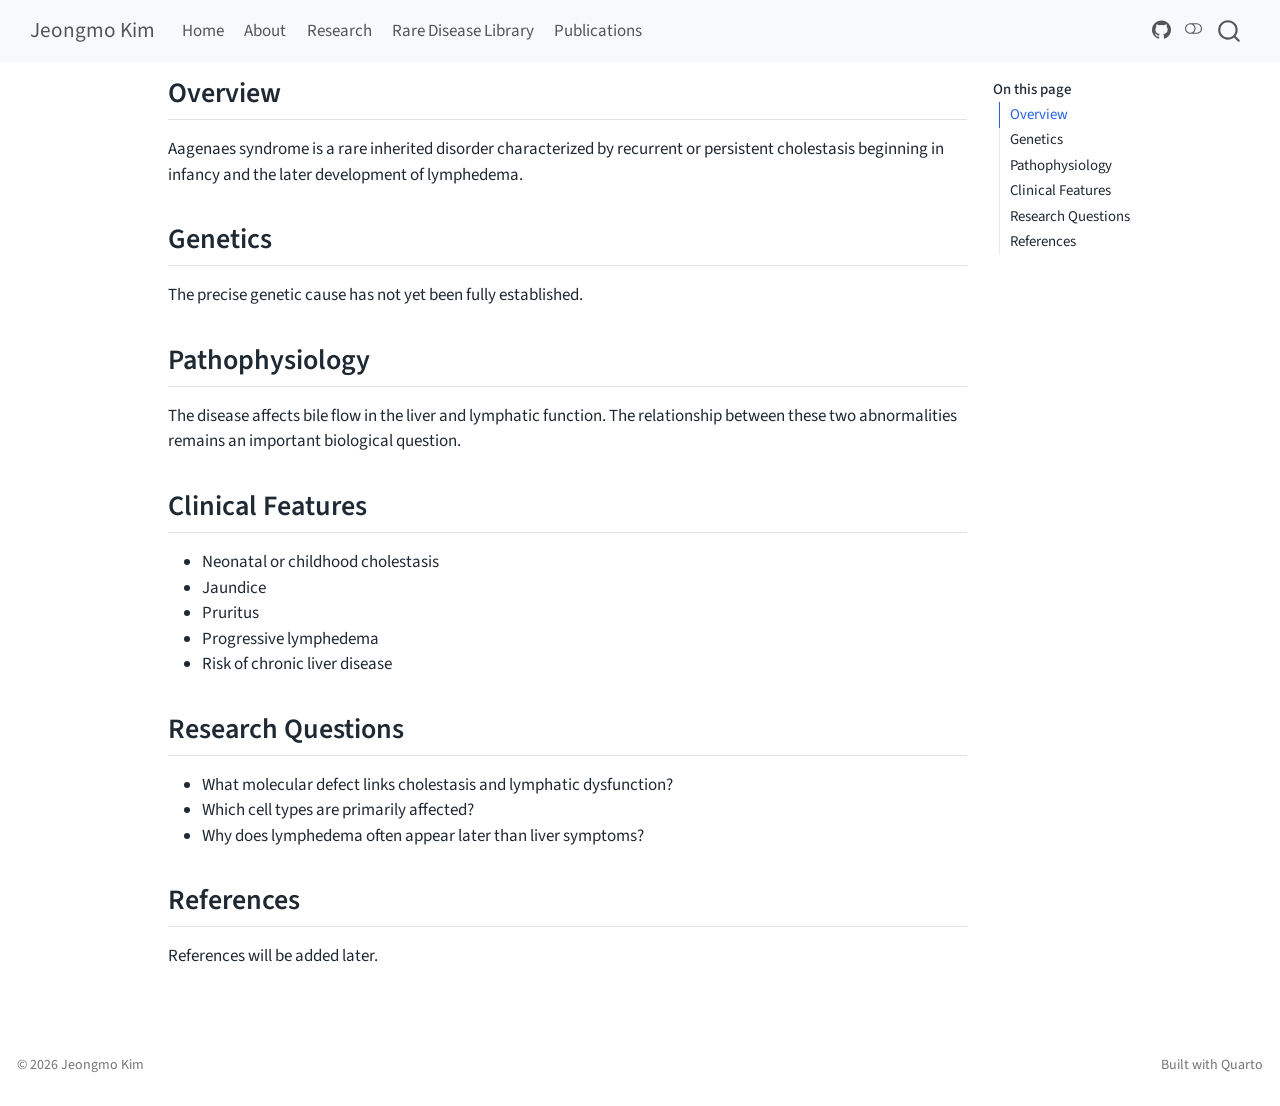
<file: diseases/aagenaes-synerome.html>
<!DOCTYPE html>
<html xmlns="http://www.w3.org/1999/xhtml" lang="en" xml:lang="en"><head>

<meta charset="utf-8">
<meta name="generator" content="quarto-1.9.38">

<meta name="viewport" content="width=device-width, initial-scale=1.0, user-scalable=yes">

<meta name="description" content="A rare disorder characterized by neonatal cholestasis and progressive lymphedema.">

<title>Aagenaes Syndrome – Jeongmo Kim</title>
<style>
/* Default styles provided by pandoc.
** See https://pandoc.org/MANUAL.html#variables-for-html for config info.
*/
code{white-space: pre-wrap;}
span.smallcaps{font-variant: small-caps;}
div.columns{display: flex; gap: min(4vw, 1.5em);}
div.column{flex: auto; overflow-x: auto;}
div.hanging-indent{margin-left: 1.5em; text-indent: -1.5em;}
ul.task-list{list-style: none;}
ul.task-list li input[type="checkbox"] {
  width: 0.8em;
  margin: 0 0.8em 0.2em -1em; /* quarto-specific, see https://github.com/quarto-dev/quarto-cli/issues/4556 */ 
  vertical-align: middle;
}
</style>


<script src="../site_libs/quarto-nav/quarto-nav.js"></script>
<script src="../site_libs/quarto-nav/headroom.min.js"></script>
<script src="../site_libs/clipboard/clipboard.min.js"></script>
<script src="../site_libs/quarto-search/autocomplete.umd.js"></script>
<script src="../site_libs/quarto-search/fuse.min.js"></script>
<script src="../site_libs/quarto-search/quarto-search.js"></script>
<meta name="quarto:offset" content="../">
<script src="../site_libs/quarto-html/quarto.js" type="module"></script>
<script src="../site_libs/quarto-html/tabsets/tabsets.js" type="module"></script>
<script src="../site_libs/quarto-html/popper.min.js"></script>
<script src="../site_libs/quarto-html/tippy.umd.min.js"></script>
<script src="../site_libs/quarto-html/anchor.min.js"></script>
<link href="../site_libs/quarto-html/tippy.css" rel="stylesheet">
<link href="../site_libs/quarto-html/quarto-syntax-highlighting-15634bcf2e68342d4ad2dfa704d543f6.css" rel="stylesheet" class="quarto-color-scheme" id="quarto-text-highlighting-styles">
<link href="../site_libs/quarto-html/quarto-syntax-highlighting-dark-0a6b7249c26820e032cb0bd839ff02b1.css" rel="stylesheet" class="quarto-color-scheme quarto-color-alternate" id="quarto-text-highlighting-styles">
<link href="../site_libs/quarto-html/quarto-syntax-highlighting-15634bcf2e68342d4ad2dfa704d543f6.css" rel="stylesheet" class="quarto-color-scheme-extra" id="quarto-text-highlighting-styles">
<script src="../site_libs/bootstrap/bootstrap.min.js"></script>
<link href="../site_libs/bootstrap/bootstrap-icons.css" rel="stylesheet">
<link href="../site_libs/bootstrap/bootstrap-a0f9fd0d421825b736dc1bbcbcba2219.min.css" rel="stylesheet" append-hash="true" class="quarto-color-scheme" id="quarto-bootstrap" data-mode="light">
<link href="../site_libs/bootstrap/bootstrap-dark-e8964db687007ca8dd88d9d9ce58e3ef.min.css" rel="stylesheet" append-hash="true" class="quarto-color-scheme quarto-color-alternate" id="quarto-bootstrap" data-mode="dark">
<link href="../site_libs/bootstrap/bootstrap-a0f9fd0d421825b736dc1bbcbcba2219.min.css" rel="stylesheet" append-hash="true" class="quarto-color-scheme-extra" id="quarto-bootstrap" data-mode="light">
<script id="quarto-search-options" type="application/json">{
  "location": "navbar",
  "copy-button": false,
  "collapse-after": 3,
  "panel-placement": "end",
  "type": "overlay",
  "limit": 50,
  "keyboard-shortcut": [
    "f",
    "/",
    "s"
  ],
  "language": {
    "search-no-results-text": "No results",
    "search-matching-documents-text": "matching documents",
    "search-copy-link-title": "Copy link to search",
    "search-hide-matches-text": "Hide additional matches",
    "search-more-match-text": "more match in this document",
    "search-more-matches-text": "more matches in this document",
    "search-clear-button-title": "Clear",
    "search-text-placeholder": "",
    "search-detached-cancel-button-title": "Cancel",
    "search-submit-button-title": "Submit",
    "search-label": "Search"
  }
}</script>
<style>html{ scroll-behavior: smooth; }</style>


<link rel="stylesheet" href="../styles.css">
</head>

<body class="nav-fixed quarto-light"><script id="quarto-html-before-body" type="application/javascript">
    const toggleBodyColorMode = (bsSheetEl) => {
      const mode = bsSheetEl.getAttribute("data-mode");
      const bodyEl = window.document.querySelector("body");
      if (mode === "dark") {
        bodyEl.classList.add("quarto-dark");
        bodyEl.classList.remove("quarto-light");
      } else {
        bodyEl.classList.add("quarto-light");
        bodyEl.classList.remove("quarto-dark");
      }
    }
    const toggleBodyColorPrimary = () => {
      const bsSheetEl = window.document.querySelector("link#quarto-bootstrap:not([rel=disabled-stylesheet])");
      if (bsSheetEl) {
        toggleBodyColorMode(bsSheetEl);
      }
    }
    const setColorSchemeToggle = (alternate) => {
      const toggles = window.document.querySelectorAll('.quarto-color-scheme-toggle');
      for (let i=0; i < toggles.length; i++) {
        const toggle = toggles[i];
        if (toggle) {
          if (alternate) {
            toggle.classList.add("alternate");
          } else {
            toggle.classList.remove("alternate");
          }
        }
      }
    };
    const toggleColorMode = (alternate) => {
      // Switch the stylesheets
      const primaryStylesheets = window.document.querySelectorAll('link.quarto-color-scheme:not(.quarto-color-alternate)');
      const alternateStylesheets = window.document.querySelectorAll('link.quarto-color-scheme.quarto-color-alternate');
      manageTransitions('#quarto-margin-sidebar .nav-link', false);
      if (alternate) {
        // note: dark is layered on light, we don't disable primary!
        enableStylesheet(alternateStylesheets);
        for (const sheetNode of alternateStylesheets) {
          if (sheetNode.id === "quarto-bootstrap") {
            toggleBodyColorMode(sheetNode);
          }
        }
      } else {
        disableStylesheet(alternateStylesheets);
        enableStylesheet(primaryStylesheets)
        toggleBodyColorPrimary();
      }
      manageTransitions('#quarto-margin-sidebar .nav-link', true);
      // Switch the toggles
      setColorSchemeToggle(alternate)
      // Hack to workaround the fact that safari doesn't
      // properly recolor the scrollbar when toggling (#1455)
      if (navigator.userAgent.indexOf('Safari') > 0 && navigator.userAgent.indexOf('Chrome') == -1) {
        manageTransitions("body", false);
        window.scrollTo(0, 1);
        setTimeout(() => {
          window.scrollTo(0, 0);
          manageTransitions("body", true);
        }, 40);
      }
    }
    const disableStylesheet = (stylesheets) => {
      for (let i=0; i < stylesheets.length; i++) {
        const stylesheet = stylesheets[i];
        stylesheet.rel = 'disabled-stylesheet';
      }
    }
    const enableStylesheet = (stylesheets) => {
      for (let i=0; i < stylesheets.length; i++) {
        const stylesheet = stylesheets[i];
        if(stylesheet.rel !== 'stylesheet') { // for Chrome, which will still FOUC without this check
          stylesheet.rel = 'stylesheet';
        }
      }
    }
    const manageTransitions = (selector, allowTransitions) => {
      const els = window.document.querySelectorAll(selector);
      for (let i=0; i < els.length; i++) {
        const el = els[i];
        if (allowTransitions) {
          el.classList.remove('notransition');
        } else {
          el.classList.add('notransition');
        }
      }
    }
    const isFileUrl = () => {
      return window.location.protocol === 'file:';
    }
    const hasAlternateSentinel = () => {
      let styleSentinel = getColorSchemeSentinel();
      if (styleSentinel !== null) {
        return styleSentinel === "alternate";
      } else {
        return false;
      }
    }
    const setStyleSentinel = (alternate) => {
      const value = alternate ? "alternate" : "default";
      if (!isFileUrl()) {
        window.localStorage.setItem("quarto-color-scheme", value);
      } else {
        localAlternateSentinel = value;
      }
    }
    const getColorSchemeSentinel = () => {
      if (!isFileUrl()) {
        const storageValue = window.localStorage.getItem("quarto-color-scheme");
        return storageValue != null ? storageValue : localAlternateSentinel;
      } else {
        return localAlternateSentinel;
      }
    }
    const toggleGiscusIfUsed = (isAlternate, darkModeDefault) => {
      const baseTheme = document.querySelector('#giscus-base-theme')?.value ?? 'light';
      const alternateTheme = document.querySelector('#giscus-alt-theme')?.value ?? 'dark';
      let newTheme = '';
      if(authorPrefersDark) {
        newTheme = isAlternate ? baseTheme : alternateTheme;
      } else {
        newTheme = isAlternate ? alternateTheme : baseTheme;
      }
      const changeGiscusTheme = () => {
        // From: https://github.com/giscus/giscus/issues/336
        const sendMessage = (message) => {
          const iframe = document.querySelector('iframe.giscus-frame');
          if (!iframe) return;
          iframe.contentWindow.postMessage({ giscus: message }, 'https://giscus.app');
        }
        sendMessage({
          setConfig: {
            theme: newTheme
          }
        });
      }
      const isGiscussLoaded = window.document.querySelector('iframe.giscus-frame') !== null;
      if (isGiscussLoaded) {
        changeGiscusTheme();
      }
    };
    const authorPrefersDark = false;
    const darkModeDefault = authorPrefersDark;
      document.querySelector('link#quarto-text-highlighting-styles.quarto-color-scheme-extra').rel = 'disabled-stylesheet';
      document.querySelector('link#quarto-bootstrap.quarto-color-scheme-extra').rel = 'disabled-stylesheet';
    let localAlternateSentinel = darkModeDefault ? 'alternate' : 'default';
    // Dark / light mode switch
    window.quartoToggleColorScheme = () => {
      // Read the current dark / light value
      let toAlternate = !hasAlternateSentinel();
      toggleColorMode(toAlternate);
      setStyleSentinel(toAlternate);
      toggleGiscusIfUsed(toAlternate, darkModeDefault);
      window.dispatchEvent(new Event('resize'));
    };
    // Switch to dark mode if need be
    if (hasAlternateSentinel()) {
      toggleColorMode(true);
    } else {
      toggleColorMode(false);
    }
  </script>

<div id="quarto-search-results"></div>
  <header id="quarto-header" class="headroom fixed-top">
    <nav class="navbar navbar-expand-lg " data-bs-theme="dark">
      <div class="navbar-container container-fluid">
      <div class="navbar-brand-container mx-auto">
    <a class="navbar-brand" href="../index.html">
    <span class="navbar-title">Jeongmo Kim</span>
    </a>
  </div>
            <div id="quarto-search" class="" title="Search"></div>
          <button class="navbar-toggler" type="button" data-bs-toggle="collapse" data-bs-target="#navbarCollapse" aria-controls="navbarCollapse" role="menu" aria-expanded="false" aria-label="Toggle navigation" onclick="if (window.quartoToggleHeadroom) { window.quartoToggleHeadroom(); }">
  <span class="navbar-toggler-icon"></span>
</button>
          <div class="collapse navbar-collapse" id="navbarCollapse">
            <ul class="navbar-nav navbar-nav-scroll me-auto">
  <li class="nav-item">
    <a class="nav-link" href="../index.html"> 
<span class="menu-text">Home</span></a>
  </li>  
  <li class="nav-item">
    <a class="nav-link" href="../about.html"> 
<span class="menu-text">About</span></a>
  </li>  
  <li class="nav-item">
    <a class="nav-link" href="../research.html"> 
<span class="menu-text">Research</span></a>
  </li>  
  <li class="nav-item">
    <a class="nav-link" href="../rare-disease.html"> 
<span class="menu-text">Rare Disease Library</span></a>
  </li>  
  <li class="nav-item">
    <a class="nav-link" href="../publications.html"> 
<span class="menu-text">Publications</span></a>
  </li>  
</ul>
            <ul class="navbar-nav navbar-nav-scroll ms-auto">
  <li class="nav-item compact">
    <a class="nav-link" href="https://github.com/biomoience"> <i class="bi bi-github" role="img" aria-label="GitHub">
</i> 
<span class="menu-text"></span></a>
  </li>  
</ul>
          </div> <!-- /navcollapse -->
            <div class="quarto-navbar-tools">
  <a href="" class="quarto-color-scheme-toggle quarto-navigation-tool  px-1" onclick="window.quartoToggleColorScheme(); return false;" title="Toggle dark mode"><i class="bi"></i></a>
</div>
      </div> <!-- /container-fluid -->
    </nav>
</header>
<!-- content -->
<div id="quarto-content" class="quarto-container page-columns page-rows-contents page-layout-article page-navbar">
<!-- sidebar -->
<!-- margin-sidebar -->
    <div id="quarto-margin-sidebar" class="sidebar margin-sidebar">
        <nav id="TOC" role="doc-toc" class="toc-active">
    <h2 id="toc-title">On this page</h2>
   
  <ul>
  <li><a href="#overview" id="toc-overview" class="nav-link active" data-scroll-target="#overview">Overview</a></li>
  <li><a href="#genetics" id="toc-genetics" class="nav-link" data-scroll-target="#genetics">Genetics</a></li>
  <li><a href="#pathophysiology" id="toc-pathophysiology" class="nav-link" data-scroll-target="#pathophysiology">Pathophysiology</a></li>
  <li><a href="#clinical-features" id="toc-clinical-features" class="nav-link" data-scroll-target="#clinical-features">Clinical Features</a></li>
  <li><a href="#research-questions" id="toc-research-questions" class="nav-link" data-scroll-target="#research-questions">Research Questions</a></li>
  <li><a href="#references" id="toc-references" class="nav-link" data-scroll-target="#references">References</a></li>
  </ul>
</nav>
    </div>
<!-- main -->
<main class="content" id="quarto-document-content">


<header id="title-block-header" class="quarto-title-block default">
<div class="quarto-title">
<h1 class="title">Aagenaes Syndrome</h1>
  <div class="quarto-categories">
    <div class="quarto-category">Liver</div>
    <div class="quarto-category">Lymphatic system</div>
    <div class="quarto-category">Cholestasis</div>
  </div>
  </div>

<div>
  <div class="description">
    A rare disorder characterized by neonatal cholestasis and progressive lymphedema.
  </div>
</div>


<div class="quarto-title-meta">

    
  
    
  </div>
  


</header>


<section id="overview" class="level2">
<h2 class="anchored" data-anchor-id="overview">Overview</h2>
<p>Aagenaes syndrome is a rare inherited disorder characterized by recurrent or persistent cholestasis beginning in infancy and the later development of lymphedema.</p>
</section>
<section id="genetics" class="level2">
<h2 class="anchored" data-anchor-id="genetics">Genetics</h2>
<p>The precise genetic cause has not yet been fully established.</p>
</section>
<section id="pathophysiology" class="level2">
<h2 class="anchored" data-anchor-id="pathophysiology">Pathophysiology</h2>
<p>The disease affects bile flow in the liver and lymphatic function. The relationship between these two abnormalities remains an important biological question.</p>
</section>
<section id="clinical-features" class="level2">
<h2 class="anchored" data-anchor-id="clinical-features">Clinical Features</h2>
<ul>
<li>Neonatal or childhood cholestasis</li>
<li>Jaundice</li>
<li>Pruritus</li>
<li>Progressive lymphedema</li>
<li>Risk of chronic liver disease</li>
</ul>
</section>
<section id="research-questions" class="level2">
<h2 class="anchored" data-anchor-id="research-questions">Research Questions</h2>
<ul>
<li>What molecular defect links cholestasis and lymphatic dysfunction?</li>
<li>Which cell types are primarily affected?</li>
<li>Why does lymphedema often appear later than liver symptoms?</li>
</ul>
</section>
<section id="references" class="level2">
<h2 class="anchored" data-anchor-id="references">References</h2>
<p>References will be added later.</p>


</section>

</main> <!-- /main -->
<script id="quarto-html-after-body" type="application/javascript">
  window.document.addEventListener("DOMContentLoaded", function (event) {
    // Ensure there is a toggle, if there isn't float one in the top right
    if (window.document.querySelector('.quarto-color-scheme-toggle') === null) {
      const a = window.document.createElement('a');
      a.classList.add('top-right');
      a.classList.add('quarto-color-scheme-toggle');
      a.href = "";
      a.onclick = function() { try { window.quartoToggleColorScheme(); } catch {} return false; };
      const i = window.document.createElement("i");
      i.classList.add('bi');
      a.appendChild(i);
      window.document.body.appendChild(a);
    }
    setColorSchemeToggle(hasAlternateSentinel())
    const icon = "";
    const anchorJS = new window.AnchorJS();
    anchorJS.options = {
      placement: 'right',
      icon: icon
    };
    anchorJS.add('.anchored');
    const isCodeAnnotation = (el) => {
      for (const clz of el.classList) {
        if (clz.startsWith('code-annotation-')) {                     
          return true;
        }
      }
      return false;
    }
    const onCopySuccess = function(e) {
      // button target
      const button = e.trigger;
      // don't keep focus
      button.blur();
      // flash "checked"
      button.classList.add('code-copy-button-checked');
      var currentTitle = button.getAttribute("title");
      button.setAttribute("title", "Copied!");
      let tooltip;
      if (window.bootstrap) {
        button.setAttribute("data-bs-toggle", "tooltip");
        button.setAttribute("data-bs-placement", "left");
        button.setAttribute("data-bs-title", "Copied!");
        tooltip = new bootstrap.Tooltip(button, 
          { trigger: "manual", 
            customClass: "code-copy-button-tooltip",
            offset: [0, -8]});
        tooltip.show();    
      }
      setTimeout(function() {
        if (tooltip) {
          tooltip.hide();
          button.removeAttribute("data-bs-title");
          button.removeAttribute("data-bs-toggle");
          button.removeAttribute("data-bs-placement");
        }
        button.setAttribute("title", currentTitle);
        button.classList.remove('code-copy-button-checked');
      }, 1000);
      // clear code selection
      e.clearSelection();
    }
    const getTextToCopy = function(trigger) {
      const outerScaffold = trigger.parentElement.cloneNode(true);
      const codeEl = outerScaffold.querySelector('code');
      for (const childEl of codeEl.children) {
        if (isCodeAnnotation(childEl)) {
          childEl.remove();
        }
      }
      return codeEl.innerText;
    }
    const clipboard = new window.ClipboardJS('.code-copy-button:not([data-in-quarto-modal])', {
      text: getTextToCopy
    });
    clipboard.on('success', onCopySuccess);
    if (window.document.getElementById('quarto-embedded-source-code-modal')) {
      const clipboardModal = new window.ClipboardJS('.code-copy-button[data-in-quarto-modal]', {
        text: getTextToCopy,
        container: window.document.getElementById('quarto-embedded-source-code-modal')
      });
      clipboardModal.on('success', onCopySuccess);
    }
      var localhostRegex = new RegExp(/^(?:http|https):\/\/localhost\:?[0-9]*\//);
      var mailtoRegex = new RegExp(/^mailto:/);
        var filterRegex = new RegExp("https:\/\/biomoience\.com");
      var isInternal = (href) => {
          return filterRegex.test(href) || localhostRegex.test(href) || mailtoRegex.test(href);
      }
      // Inspect non-navigation links and adorn them if external
     var links = window.document.querySelectorAll('a[href]:not(.nav-link):not(.navbar-brand):not(.toc-action):not(.sidebar-link):not(.sidebar-item-toggle):not(.pagination-link):not(.no-external):not([aria-hidden]):not(.dropdown-item):not(.quarto-navigation-tool):not(.about-link)');
      for (var i=0; i<links.length; i++) {
        const link = links[i];
        if (!isInternal(link.href)) {
          // undo the damage that might have been done by quarto-nav.js in the case of
          // links that we want to consider external
          if (link.dataset.originalHref !== undefined) {
            link.href = link.dataset.originalHref;
          }
        }
      }
    function tippyHover(el, contentFn, onTriggerFn, onUntriggerFn) {
      const config = {
        allowHTML: true,
        maxWidth: 500,
        delay: 100,
        arrow: false,
        appendTo: function(el) {
            return el.parentElement;
        },
        interactive: true,
        interactiveBorder: 10,
        theme: 'quarto',
        placement: 'bottom-start',
      };
      if (contentFn) {
        config.content = contentFn;
      }
      if (onTriggerFn) {
        config.onTrigger = onTriggerFn;
      }
      if (onUntriggerFn) {
        config.onUntrigger = onUntriggerFn;
      }
      window.tippy(el, config); 
    }
    const noterefs = window.document.querySelectorAll('a[role="doc-noteref"]');
    for (var i=0; i<noterefs.length; i++) {
      const ref = noterefs[i];
      tippyHover(ref, function() {
        // use id or data attribute instead here
        let href = ref.getAttribute('data-footnote-href') || ref.getAttribute('href');
        try { href = new URL(href).hash; } catch {}
        const id = href.replace(/^#\/?/, "");
        const note = window.document.getElementById(id);
        if (note) {
          return note.innerHTML;
        } else {
          return "";
        }
      });
    }
    const xrefs = window.document.querySelectorAll('a.quarto-xref');
    const processXRef = (id, note) => {
      // Strip column container classes
      const stripColumnClz = (el) => {
        el.classList.remove("page-full", "page-columns");
        if (el.children) {
          for (const child of el.children) {
            stripColumnClz(child);
          }
        }
      }
      stripColumnClz(note)
      if (id === null || id.startsWith('sec-')) {
        // Special case sections, only their first couple elements
        const container = document.createElement("div");
        if (note.children && note.children.length > 2) {
          container.appendChild(note.children[0].cloneNode(true));
          for (let i = 1; i < note.children.length; i++) {
            const child = note.children[i];
            if (child.tagName === "P" && child.innerText === "") {
              continue;
            } else {
              container.appendChild(child.cloneNode(true));
              break;
            }
          }
          if (window.Quarto?.typesetMath) {
            window.Quarto.typesetMath(container);
          }
          return container.innerHTML
        } else {
          if (window.Quarto?.typesetMath) {
            window.Quarto.typesetMath(note);
          }
          return note.innerHTML;
        }
      } else {
        // Remove any anchor links if they are present
        const anchorLink = note.querySelector('a.anchorjs-link');
        if (anchorLink) {
          anchorLink.remove();
        }
        if (window.Quarto?.typesetMath) {
          window.Quarto.typesetMath(note);
        }
        if (note.classList.contains("callout")) {
          return note.outerHTML;
        } else {
          return note.innerHTML;
        }
      }
    }
    for (var i=0; i<xrefs.length; i++) {
      const xref = xrefs[i];
      tippyHover(xref, undefined, function(instance) {
        instance.disable();
        let url = xref.getAttribute('href');
        let hash = undefined; 
        if (url.startsWith('#')) {
          hash = url;
        } else {
          try { hash = new URL(url).hash; } catch {}
        }
        if (hash) {
          const id = hash.replace(/^#\/?/, "");
          const note = window.document.getElementById(id);
          if (note !== null) {
            try {
              const html = processXRef(id, note.cloneNode(true));
              instance.setContent(html);
            } finally {
              instance.enable();
              instance.show();
            }
          } else {
            // See if we can fetch this
            fetch(url.split('#')[0])
            .then(res => res.text())
            .then(html => {
              const parser = new DOMParser();
              const htmlDoc = parser.parseFromString(html, "text/html");
              const note = htmlDoc.getElementById(id);
              if (note !== null) {
                const html = processXRef(id, note);
                instance.setContent(html);
              } 
            }).finally(() => {
              instance.enable();
              instance.show();
            });
          }
        } else {
          // See if we can fetch a full url (with no hash to target)
          // This is a special case and we should probably do some content thinning / targeting
          fetch(url)
          .then(res => res.text())
          .then(html => {
            const parser = new DOMParser();
            const htmlDoc = parser.parseFromString(html, "text/html");
            const note = htmlDoc.querySelector('main.content');
            if (note !== null) {
              // This should only happen for chapter cross references
              // (since there is no id in the URL)
              // remove the first header
              if (note.children.length > 0 && note.children[0].tagName === "HEADER") {
                note.children[0].remove();
              }
              const html = processXRef(null, note);
              instance.setContent(html);
            } 
          }).finally(() => {
            instance.enable();
            instance.show();
          });
        }
      }, function(instance) {
      });
    }
        let selectedAnnoteEl;
        const selectorForAnnotation = ( cell, annotation) => {
          let cellAttr = 'data-code-cell="' + cell + '"';
          let lineAttr = 'data-code-annotation="' +  annotation + '"';
          const selector = 'span[' + cellAttr + '][' + lineAttr + ']';
          return selector;
        }
        const selectCodeLines = (annoteEl) => {
          const doc = window.document;
          const targetCell = annoteEl.getAttribute("data-target-cell");
          const targetAnnotation = annoteEl.getAttribute("data-target-annotation");
          const annoteSpan = window.document.querySelector(selectorForAnnotation(targetCell, targetAnnotation));
          const lines = annoteSpan.getAttribute("data-code-lines").split(",");
          const lineIds = lines.map((line) => {
            return targetCell + "-" + line;
          })
          let top = null;
          let height = null;
          let parent = null;
          if (lineIds.length > 0) {
              //compute the position of the single el (top and bottom and make a div)
              const el = window.document.getElementById(lineIds[0]);
              top = el.offsetTop;
              height = el.offsetHeight;
              parent = el.parentElement.parentElement;
            if (lineIds.length > 1) {
              const lastEl = window.document.getElementById(lineIds[lineIds.length - 1]);
              const bottom = lastEl.offsetTop + lastEl.offsetHeight;
              height = bottom - top;
            }
            if (top !== null && height !== null && parent !== null) {
              // cook up a div (if necessary) and position it 
              let div = window.document.getElementById("code-annotation-line-highlight");
              if (div === null) {
                div = window.document.createElement("div");
                div.setAttribute("id", "code-annotation-line-highlight");
                div.style.position = 'absolute';
                parent.appendChild(div);
              }
              div.style.top = top - 2 + "px";
              div.style.height = height + 4 + "px";
              div.style.left = 0;
              let gutterDiv = window.document.getElementById("code-annotation-line-highlight-gutter");
              if (gutterDiv === null) {
                gutterDiv = window.document.createElement("div");
                gutterDiv.setAttribute("id", "code-annotation-line-highlight-gutter");
                gutterDiv.style.position = 'absolute';
                const codeCell = window.document.getElementById(targetCell);
                const gutter = codeCell.querySelector('.code-annotation-gutter');
                gutter.appendChild(gutterDiv);
              }
              gutterDiv.style.top = top - 2 + "px";
              gutterDiv.style.height = height + 4 + "px";
            }
            selectedAnnoteEl = annoteEl;
          }
        };
        const unselectCodeLines = () => {
          const elementsIds = ["code-annotation-line-highlight", "code-annotation-line-highlight-gutter"];
          elementsIds.forEach((elId) => {
            const div = window.document.getElementById(elId);
            if (div) {
              div.remove();
            }
          });
          selectedAnnoteEl = undefined;
        };
          // Handle positioning of the toggle
      window.addEventListener(
        "resize",
        throttle(() => {
          elRect = undefined;
          if (selectedAnnoteEl) {
            selectCodeLines(selectedAnnoteEl);
          }
        }, 10)
      );
      function throttle(fn, ms) {
      let throttle = false;
      let timer;
        return (...args) => {
          if(!throttle) { // first call gets through
              fn.apply(this, args);
              throttle = true;
          } else { // all the others get throttled
              if(timer) clearTimeout(timer); // cancel #2
              timer = setTimeout(() => {
                fn.apply(this, args);
                timer = throttle = false;
              }, ms);
          }
        };
      }
        // Attach click handler to the DT
        const annoteDls = window.document.querySelectorAll('dt[data-target-cell]');
        for (const annoteDlNode of annoteDls) {
          annoteDlNode.addEventListener('click', (event) => {
            const clickedEl = event.target;
            if (clickedEl !== selectedAnnoteEl) {
              unselectCodeLines();
              const activeEl = window.document.querySelector('dt[data-target-cell].code-annotation-active');
              if (activeEl) {
                activeEl.classList.remove('code-annotation-active');
              }
              selectCodeLines(clickedEl);
              clickedEl.classList.add('code-annotation-active');
            } else {
              // Unselect the line
              unselectCodeLines();
              clickedEl.classList.remove('code-annotation-active');
            }
          });
        }
    const findCites = (el) => {
      const parentEl = el.parentElement;
      if (parentEl) {
        const cites = parentEl.dataset.cites;
        if (cites) {
          return {
            el,
            cites: cites.split(' ')
          };
        } else {
          return findCites(el.parentElement)
        }
      } else {
        return undefined;
      }
    };
    var bibliorefs = window.document.querySelectorAll('a[role="doc-biblioref"]');
    for (var i=0; i<bibliorefs.length; i++) {
      const ref = bibliorefs[i];
      const citeInfo = findCites(ref);
      if (citeInfo) {
        tippyHover(citeInfo.el, function() {
          var popup = window.document.createElement('div');
          citeInfo.cites.forEach(function(cite) {
            var citeDiv = window.document.createElement('div');
            citeDiv.classList.add('hanging-indent');
            citeDiv.classList.add('csl-entry');
            var biblioDiv = window.document.getElementById('ref-' + cite);
            if (biblioDiv) {
              citeDiv.innerHTML = biblioDiv.innerHTML;
            }
            popup.appendChild(citeDiv);
          });
          return popup.innerHTML;
        });
      }
    }
  });
  </script>
</div> <!-- /content -->
<footer class="footer">
  <div class="nav-footer">
    <div class="nav-footer-left">
<p>© 2026 Jeongmo Kim</p>
</div>   
    <div class="nav-footer-center">
      &nbsp;
    </div>
    <div class="nav-footer-right">
<p>Built with Quarto</p>
</div>
  </div>
</footer>




<script src="../site_libs/quarto-html/zenscroll-min.js"></script>
</body></html>
</file>
<file: site_libs/quarto-html/tippy.css>
.tippy-box[data-animation=fade][data-state=hidden]{opacity:0}[data-tippy-root]{max-width:calc(100vw - 10px)}.tippy-box{position:relative;background-color:#333;color:#fff;border-radius:4px;font-size:14px;line-height:1.4;white-space:normal;outline:0;transition-property:transform,visibility,opacity}.tippy-box[data-placement^=top]>.tippy-arrow{bottom:0}.tippy-box[data-placement^=top]>.tippy-arrow:before{bottom:-7px;left:0;border-width:8px 8px 0;border-top-color:initial;transform-origin:center top}.tippy-box[data-placement^=bottom]>.tippy-arrow{top:0}.tippy-box[data-placement^=bottom]>.tippy-arrow:before{top:-7px;left:0;border-width:0 8px 8px;border-bottom-color:initial;transform-origin:center bottom}.tippy-box[data-placement^=left]>.tippy-arrow{right:0}.tippy-box[data-placement^=left]>.tippy-arrow:before{border-width:8px 0 8px 8px;border-left-color:initial;right:-7px;transform-origin:center left}.tippy-box[data-placement^=right]>.tippy-arrow{left:0}.tippy-box[data-placement^=right]>.tippy-arrow:before{left:-7px;border-width:8px 8px 8px 0;border-right-color:initial;transform-origin:center right}.tippy-box[data-inertia][data-state=visible]{transition-timing-function:cubic-bezier(.54,1.5,.38,1.11)}.tippy-arrow{width:16px;height:16px;color:#333}.tippy-arrow:before{content:"";position:absolute;border-color:transparent;border-style:solid}.tippy-content{position:relative;padding:5px 9px;z-index:1}
</file>
<file: site_libs/quarto-html/quarto-syntax-highlighting-15634bcf2e68342d4ad2dfa704d543f6.css>
/* quarto syntax highlight colors */
:root {
  --quarto-hl-ot-color: #003B4F;
  --quarto-hl-at-color: #657422;
  --quarto-hl-ss-color: #20794D;
  --quarto-hl-an-color: #5E5E5E;
  --quarto-hl-fu-color: #4758AB;
  --quarto-hl-st-color: #20794D;
  --quarto-hl-cf-color: #003B4F;
  --quarto-hl-op-color: #5E5E5E;
  --quarto-hl-er-color: #AD0000;
  --quarto-hl-bn-color: #AD0000;
  --quarto-hl-al-color: #AD0000;
  --quarto-hl-va-color: #111111;
  --quarto-hl-bu-color: inherit;
  --quarto-hl-ex-color: inherit;
  --quarto-hl-pp-color: #AD0000;
  --quarto-hl-in-color: #5E5E5E;
  --quarto-hl-vs-color: #20794D;
  --quarto-hl-wa-color: #5E5E5E;
  --quarto-hl-do-color: #5E5E5E;
  --quarto-hl-im-color: #00769E;
  --quarto-hl-ch-color: #20794D;
  --quarto-hl-dt-color: #AD0000;
  --quarto-hl-fl-color: #AD0000;
  --quarto-hl-co-color: #5E5E5E;
  --quarto-hl-cv-color: #5E5E5E;
  --quarto-hl-cn-color: #8f5902;
  --quarto-hl-sc-color: #5E5E5E;
  --quarto-hl-dv-color: #AD0000;
  --quarto-hl-kw-color: #003B4F;
}

/* other quarto variables */
:root {
  --quarto-font-monospace: SFMono-Regular, Menlo, Monaco, Consolas, "Liberation Mono", "Courier New", monospace;
}

/* syntax highlight based on Pandoc's rules */
pre > code.sourceCode > span {
  color: #003B4F;
}

code.sourceCode > span {
  color: #003B4F;
}

div.sourceCode,
div.sourceCode pre.sourceCode {
  color: #003B4F;
}

/* Normal */
code span {
  color: #003B4F;
}

/* Alert */
code span.al {
  color: #AD0000;
  font-style: inherit;
}

/* Annotation */
code span.an {
  color: #5E5E5E;
  font-style: inherit;
}

/* Attribute */
code span.at {
  color: #657422;
  font-style: inherit;
}

/* BaseN */
code span.bn {
  color: #AD0000;
  font-style: inherit;
}

/* BuiltIn */
code span.bu {
  font-style: inherit;
}

/* ControlFlow */
code span.cf {
  color: #003B4F;
  font-weight: bold;
  font-style: inherit;
}

/* Char */
code span.ch {
  color: #20794D;
  font-style: inherit;
}

/* Constant */
code span.cn {
  color: #8f5902;
  font-style: inherit;
}

/* Comment */
code span.co {
  color: #5E5E5E;
  font-style: inherit;
}

/* CommentVar */
code span.cv {
  color: #5E5E5E;
  font-style: italic;
}

/* Documentation */
code span.do {
  color: #5E5E5E;
  font-style: italic;
}

/* DataType */
code span.dt {
  color: #AD0000;
  font-style: inherit;
}

/* DecVal */
code span.dv {
  color: #AD0000;
  font-style: inherit;
}

/* Error */
code span.er {
  color: #AD0000;
  font-style: inherit;
}

/* Extension */
code span.ex {
  font-style: inherit;
}

/* Float */
code span.fl {
  color: #AD0000;
  font-style: inherit;
}

/* Function */
code span.fu {
  color: #4758AB;
  font-style: inherit;
}

/* Import */
code span.im {
  color: #00769E;
  font-style: inherit;
}

/* Information */
code span.in {
  color: #5E5E5E;
  font-style: inherit;
}

/* Keyword */
code span.kw {
  color: #003B4F;
  font-weight: bold;
  font-style: inherit;
}

/* Operator */
code span.op {
  color: #5E5E5E;
  font-style: inherit;
}

/* Other */
code span.ot {
  color: #003B4F;
  font-style: inherit;
}

/* Preprocessor */
code span.pp {
  color: #AD0000;
  font-style: inherit;
}

/* SpecialChar */
code span.sc {
  color: #5E5E5E;
  font-style: inherit;
}

/* SpecialString */
code span.ss {
  color: #20794D;
  font-style: inherit;
}

/* String */
code span.st {
  color: #20794D;
  font-style: inherit;
}

/* Variable */
code span.va {
  color: #111111;
  font-style: inherit;
}

/* VerbatimString */
code span.vs {
  color: #20794D;
  font-style: inherit;
}

/* Warning */
code span.wa {
  color: #5E5E5E;
  font-style: italic;
}

.prevent-inlining {
  content: "</";
}

/*# sourceMappingURL=f23921c56f73e400b49028c9186a1aa0.css.map */
</file>
<file: site_libs/quarto-html/quarto-syntax-highlighting-dark-0a6b7249c26820e032cb0bd839ff02b1.css>
/* quarto syntax highlight colors */
:root {
  --quarto-hl-al-color: #f07178;
  --quarto-hl-an-color: #d4d0ab;
  --quarto-hl-at-color: #00e0e0;
  --quarto-hl-bn-color: #d4d0ab;
  --quarto-hl-bu-color: #abe338;
  --quarto-hl-ch-color: #abe338;
  --quarto-hl-co-color: #f8f8f2;
  --quarto-hl-cv-color: #ffd700;
  --quarto-hl-cn-color: #ffd700;
  --quarto-hl-cf-color: #ffa07a;
  --quarto-hl-dt-color: #ffa07a;
  --quarto-hl-dv-color: #d4d0ab;
  --quarto-hl-do-color: #f8f8f2;
  --quarto-hl-er-color: #f07178;
  --quarto-hl-ex-color: #00e0e0;
  --quarto-hl-fl-color: #d4d0ab;
  --quarto-hl-fu-color: #ffa07a;
  --quarto-hl-im-color: #abe338;
  --quarto-hl-in-color: #d4d0ab;
  --quarto-hl-kw-color: #ffa07a;
  --quarto-hl-op-color: #ffa07a;
  --quarto-hl-ot-color: #00e0e0;
  --quarto-hl-pp-color: #dcc6e0;
  --quarto-hl-re-color: #00e0e0;
  --quarto-hl-sc-color: #abe338;
  --quarto-hl-ss-color: #abe338;
  --quarto-hl-st-color: #abe338;
  --quarto-hl-va-color: #00e0e0;
  --quarto-hl-vs-color: #abe338;
  --quarto-hl-wa-color: #dcc6e0;
}

/* other quarto variables */
:root {
  --quarto-font-monospace: SFMono-Regular, Menlo, Monaco, Consolas, "Liberation Mono", "Courier New", monospace;
}

/* syntax highlight based on Pandoc's rules */
pre > code.sourceCode > span {
  color: #f8f8f2;
}

code.sourceCode > span {
  color: #f8f8f2;
}

div.sourceCode,
div.sourceCode pre.sourceCode {
  color: #f8f8f2;
}

/* Normal */
code span {
  color: #f8f8f2;
}

/* Alert */
code span.al {
  color: #f07178;
}

/* Annotation */
code span.an {
  color: #d4d0ab;
}

/* Attribute */
code span.at {
  color: #00e0e0;
}

/* BaseN */
code span.bn {
  color: #d4d0ab;
}

/* BuiltIn */
code span.bu {
  color: #abe338;
}

/* ControlFlow */
code span.cf {
  font-weight: bold;
  color: #ffa07a;
}

/* Char */
code span.ch {
  color: #abe338;
}

/* Constant */
code span.cn {
  color: #ffd700;
}

/* Comment */
code span.co {
  font-style: italic;
  color: #f8f8f2;
}

/* CommentVar */
code span.cv {
  color: #ffd700;
}

/* Documentation */
code span.do {
  color: #f8f8f2;
}

/* DataType */
code span.dt {
  color: #ffa07a;
}

/* DecVal */
code span.dv {
  color: #d4d0ab;
}

/* Error */
code span.er {
  color: #f07178;
  text-decoration: underline;
}

/* Extension */
code span.ex {
  font-weight: bold;
  color: #00e0e0;
}

/* Float */
code span.fl {
  color: #d4d0ab;
}

/* Function */
code span.fu {
  color: #ffa07a;
}

/* Import */
code span.im {
  color: #abe338;
}

/* Information */
code span.in {
  color: #d4d0ab;
}

/* Keyword */
code span.kw {
  font-weight: bold;
  color: #ffa07a;
}

/* Operator */
code span.op {
  color: #ffa07a;
}

/* Other */
code span.ot {
  color: #00e0e0;
}

/* Preprocessor */
code span.pp {
  color: #dcc6e0;
}

/* RegionMarker */
code span.re {
  background-color: #f8f8f2;
  color: #00e0e0;
}

/* SpecialChar */
code span.sc {
  color: #abe338;
}

/* SpecialString */
code span.ss {
  color: #abe338;
}

/* String */
code span.st {
  color: #abe338;
}

/* Variable */
code span.va {
  color: #00e0e0;
}

/* VerbatimString */
code span.vs {
  color: #abe338;
}

/* Warning */
code span.wa {
  color: #dcc6e0;
}

.prevent-inlining {
  content: "</";
}

/*# sourceMappingURL=175367c052bafc98bd680af3479823f0.css.map */
</file>
<file: styles.css>
/* ==================================================
   Global
================================================== */

:root {
  --page-width: 1180px;
  --text-color: #1f2933;
  --card-radius: 24px;
}

html {
  scroll-behavior: smooth;
}

body {
  margin: 0;
  color: var(--text-color);
}

.quarto-title-block {
  display: none;
}

main.content {
  max-width: none;
  margin: 0;
  padding: 0;
}

/* ==================================================
   Home motto
================================================== */

.home-motto {
  display: flex;
  align-items: center;
  justify-content: center;

  min-height: 42vh;
  padding: 0.8rem 1.5rem 1rem;

  text-align: center;
}

.home-motto h1 {
  max-width: 1400px;
  margin: 0;
  color: #111111;
  font-size: clamp(2.2rem, 4.8vw, 4.8rem);
  font-weight: 650;
  line-height: 1.18;
  letter-spacing: -0.035em;
}

body.quarto-dark .home-motto h1 {
  color: #f2f3f5;
}
body.quarto-dark .home-motto h1 {
  color: #f2f3f5 !important;
}

.home-motto {
  width: min(1400px, calc(100% - 3rem));
  max-width: none;
  margin: 0 auto;
}

/* ==================================================
   Recent section
================================================== */

.recent-section {
  margin-top: -1rem;
  padding-bottom: 4rem;
}

.recent-section > h2 {
  max-width: var(--page-width);
  margin: 0 auto 0.7rem;
  padding: 0 1.5rem;

  font-size: 2rem;
  font-weight: 650;
}

/* ==================================================
   Horizontal slider
================================================== */

.recent-slider {
  display: grid;
  grid-auto-flow: column;
  grid-auto-columns: min(78vw, 760px);
  gap: 1.5rem;

  max-width: var(--page-width);
  margin: 0 auto;
  padding: 0 1.5rem 1.5rem;

  overflow-x: auto;
  overscroll-behavior-inline: contain;

  scroll-snap-type: inline mandatory;
  scroll-padding-inline: 1.5rem;

  scrollbar-width: thin;
}

.recent-slider::-webkit-scrollbar {
  height: 9px;
}

.recent-slider::-webkit-scrollbar-track {
  background: transparent;
}

.recent-slider::-webkit-scrollbar-thumb {
  background: rgba(80, 80, 80, 0.35);
  border-radius: 999px;
}

/* ==================================================
   Recent card
================================================== */

.recent-card {
  position: relative;
  height: 480px;

  overflow: hidden;
  scroll-snap-align: start;

  border-radius: var(--card-radius);
  background: #222;

  box-shadow: 0 18px 45px rgba(0, 0, 0, 0.2);
}

.recent-card a {
  display: block;
  width: 100%;
  height: 100%;

  color: white;
  text-decoration: none;
}

.recent-card img {
  width: 100%;
  height: 100%;

  object-fit: cover;

  transition: transform 0.45s ease;
}

.recent-card:hover img {
  transform: scale(1.035);
}

.recent-card::after {
  content: "";

  position: absolute;
  inset: 0;

  pointer-events: none;

  background: linear-gradient(
    to top,
    rgba(0, 0, 0, 0.88) 0%,
    rgba(0, 0, 0, 0.28) 58%,
    rgba(0, 0, 0, 0.04) 100%
  );
}

/* ==================================================
   Recent card text
================================================== */

.recent-overlay {
  position: absolute;
  z-index: 2;

  right: 2.5rem;
  bottom: 2.5rem;
  left: 2.5rem;
}

.recent-category {
  display: inline-block;

  margin-bottom: 0.75rem;
  padding: 0.4rem 0.75rem;

  border: 1px solid rgba(255, 255, 255, 0.55);
  border-radius: 999px;

  background: rgba(0, 0, 0, 0.25);

  font-size: 0.78rem;
  font-weight: 700;
  letter-spacing: 0.09em;
  text-transform: uppercase;

  backdrop-filter: blur(6px);
}

.recent-overlay h3 {
  margin: 0 0 0.7rem;

  color: white;

  font-size: clamp(2rem, 4vw, 3.3rem);
  line-height: 1.05;
}

.recent-overlay p {
  max-width: 600px;
  margin: 0;

  color: rgba(255, 255, 255, 0.9);

  font-size: 1.08rem;
  line-height: 1.6;
}

/* ==================================================
   Dark mode
================================================== */

body.quarto-dark {
  --text-color: #f2f3f5;
}

body.quarto-dark .recent-slider::-webkit-scrollbar-thumb {
  background: rgba(255, 255, 255, 0.3);
}

/* ==================================================
   Tablet and mobile
================================================== */

@media (max-width: 768px) {
  .home-motto {
    min-height: 55vh;
    padding: 4rem 1.2rem;
  }

  .home-motto h1 {
    font-size: clamp(2.4rem, 10vw, 4rem);
    line-height: 1.1;
  }

  .recent-section > h2 {
    padding-inline: 1rem;
    font-size: 1.65rem;
  }

  .recent-slider {
    grid-auto-columns: 88vw;
    gap: 1rem;

    padding-inline: 1rem;
    scroll-padding-inline: 1rem;
  }

  .recent-card {
    height: 430px;
    border-radius: 18px;
  }

  .recent-overlay {
    right: 1.5rem;
    bottom: 1.7rem;
    left: 1.5rem;
  }

  .recent-overlay p {
    font-size: 1rem;
  }
}

/* ==================================================
   Small mobile
================================================== */

@media (max-width: 480px) {
  .home-motto {
    min-height: 48vh;
    padding-top: 3rem;
    padding-bottom: 3rem;
  }

  .home-motto h1 {
    font-size: clamp(2.1rem, 10.5vw, 3.1rem);
  }

  .recent-card {
    height: 390px;
  }

  .recent-overlay h3 {
    font-size: 2rem;
  }
}

/* Keep the motto identical in light and dark mode */

.home-motto {
  width: 100%;
  max-width: none;
}

.home-motto h1,
body.quarto-dark .home-motto h1 {
  width: 100%;
  max-width: none;

  margin: 0 auto;

  font-family: inherit !important;
  font-size: clamp(2rem, 4vw, 4rem) !important;
  font-weight: 650 !important;
  line-height: 1.18 !important;
  letter-spacing: -0.03em !important;
  white-space: nowrap;
}
@media (max-width: 768px) {
  .home-motto h1,
  body.quarto-dark .home-motto h1 {
    font-size: clamp(1.5rem, 6vw, 2.5rem) !important;
    white-space: normal;
  }
}
</file>
